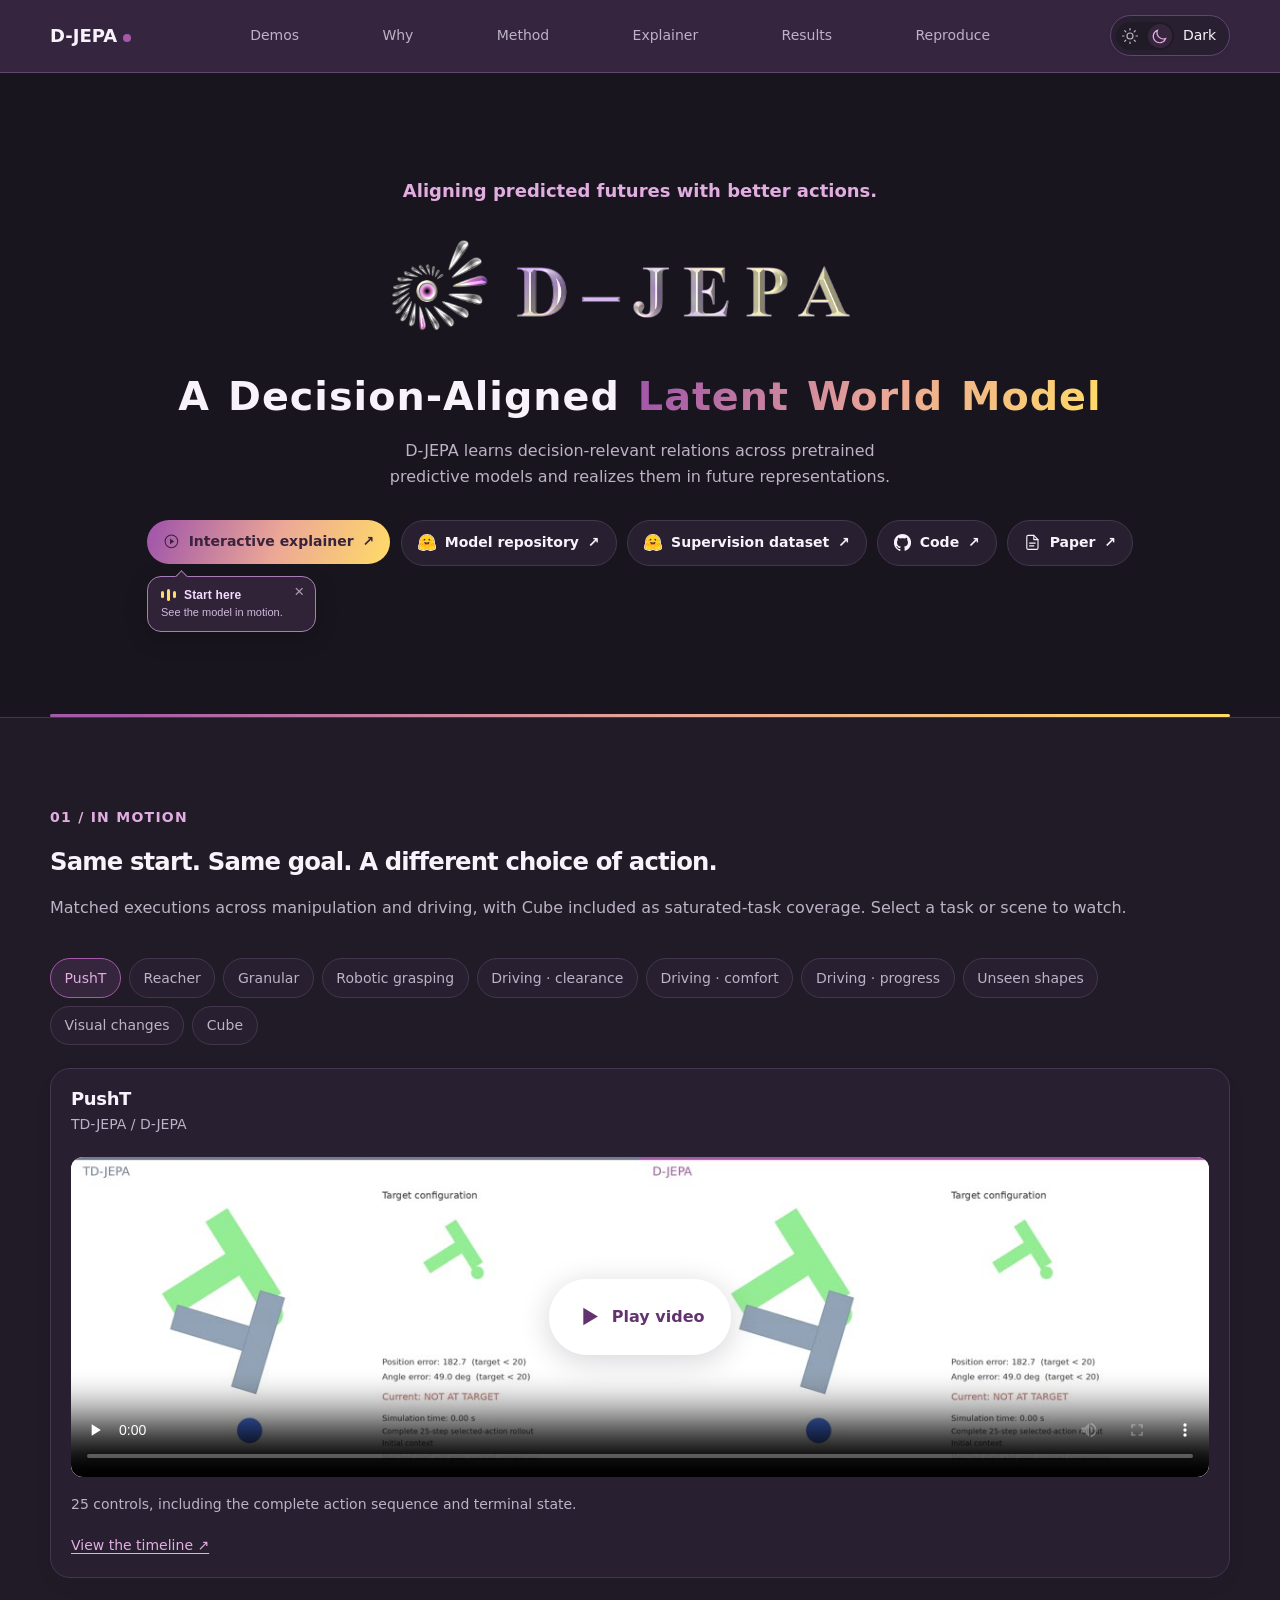
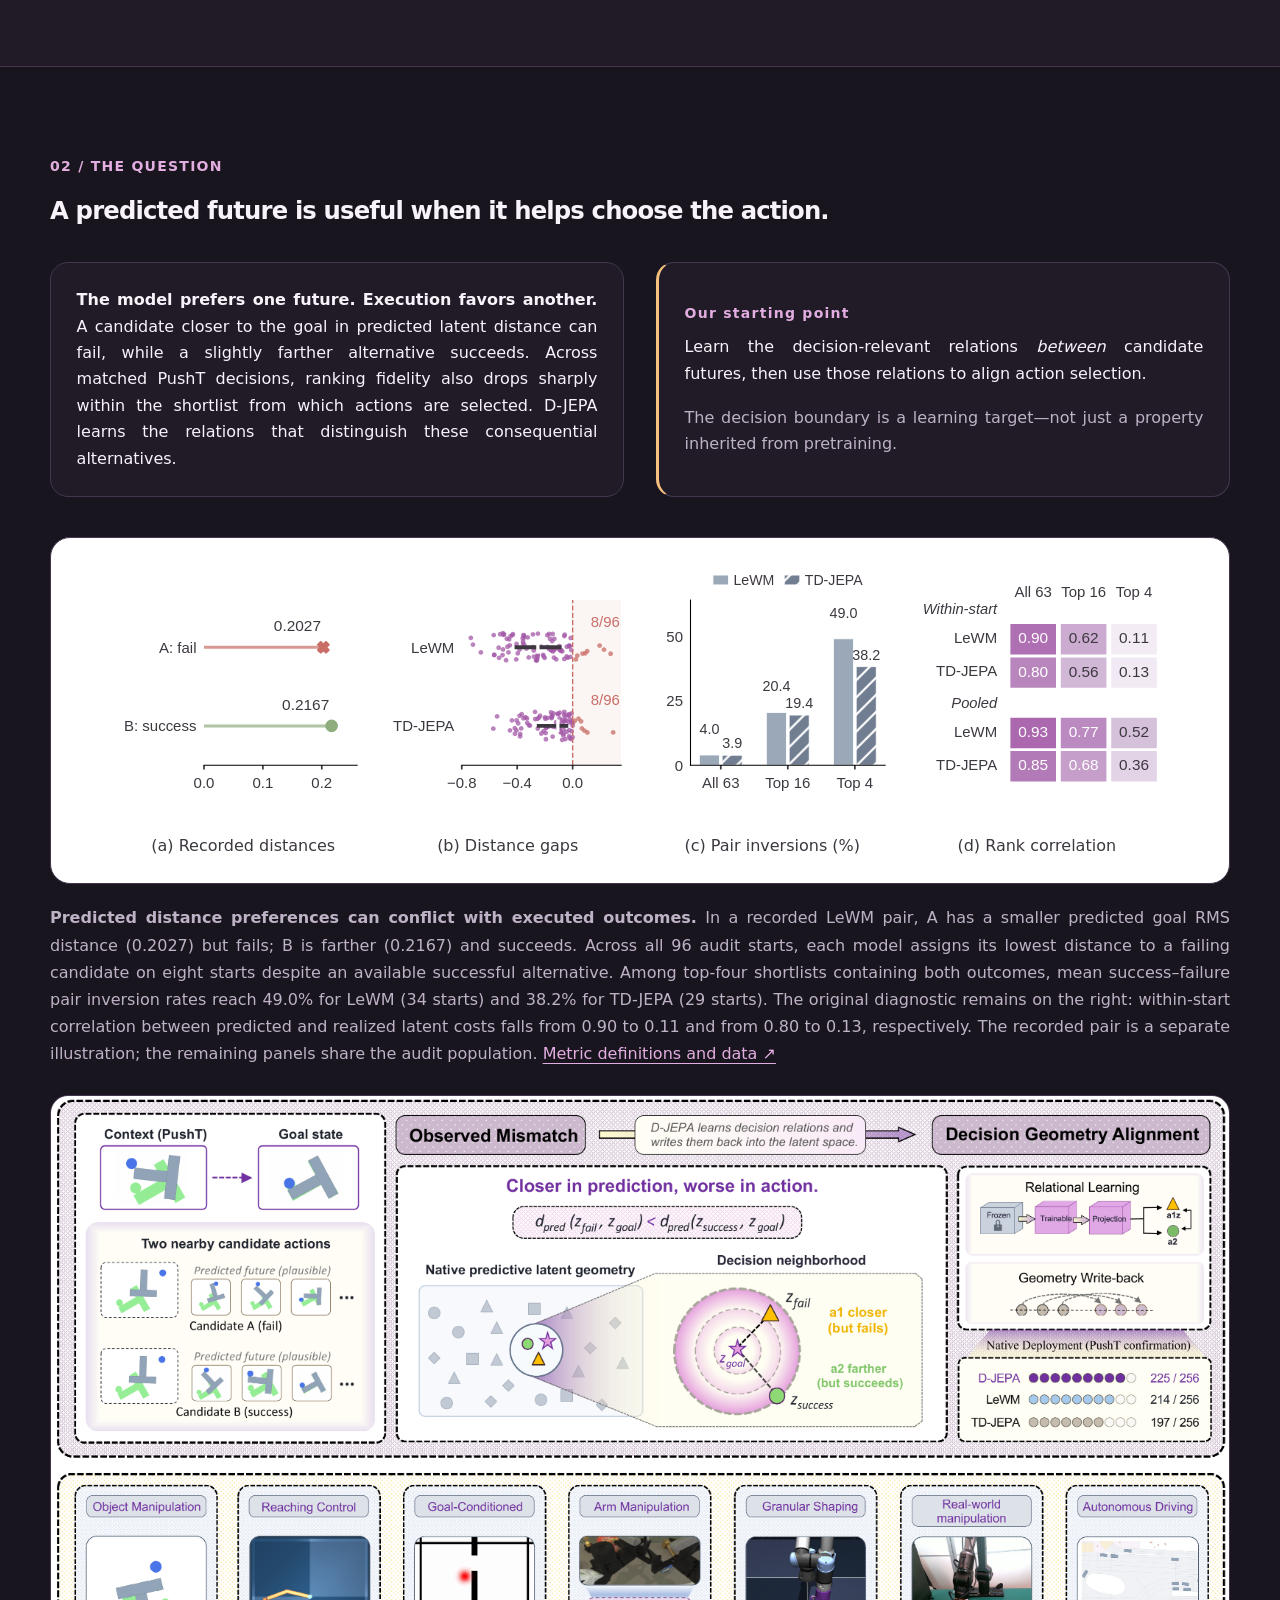
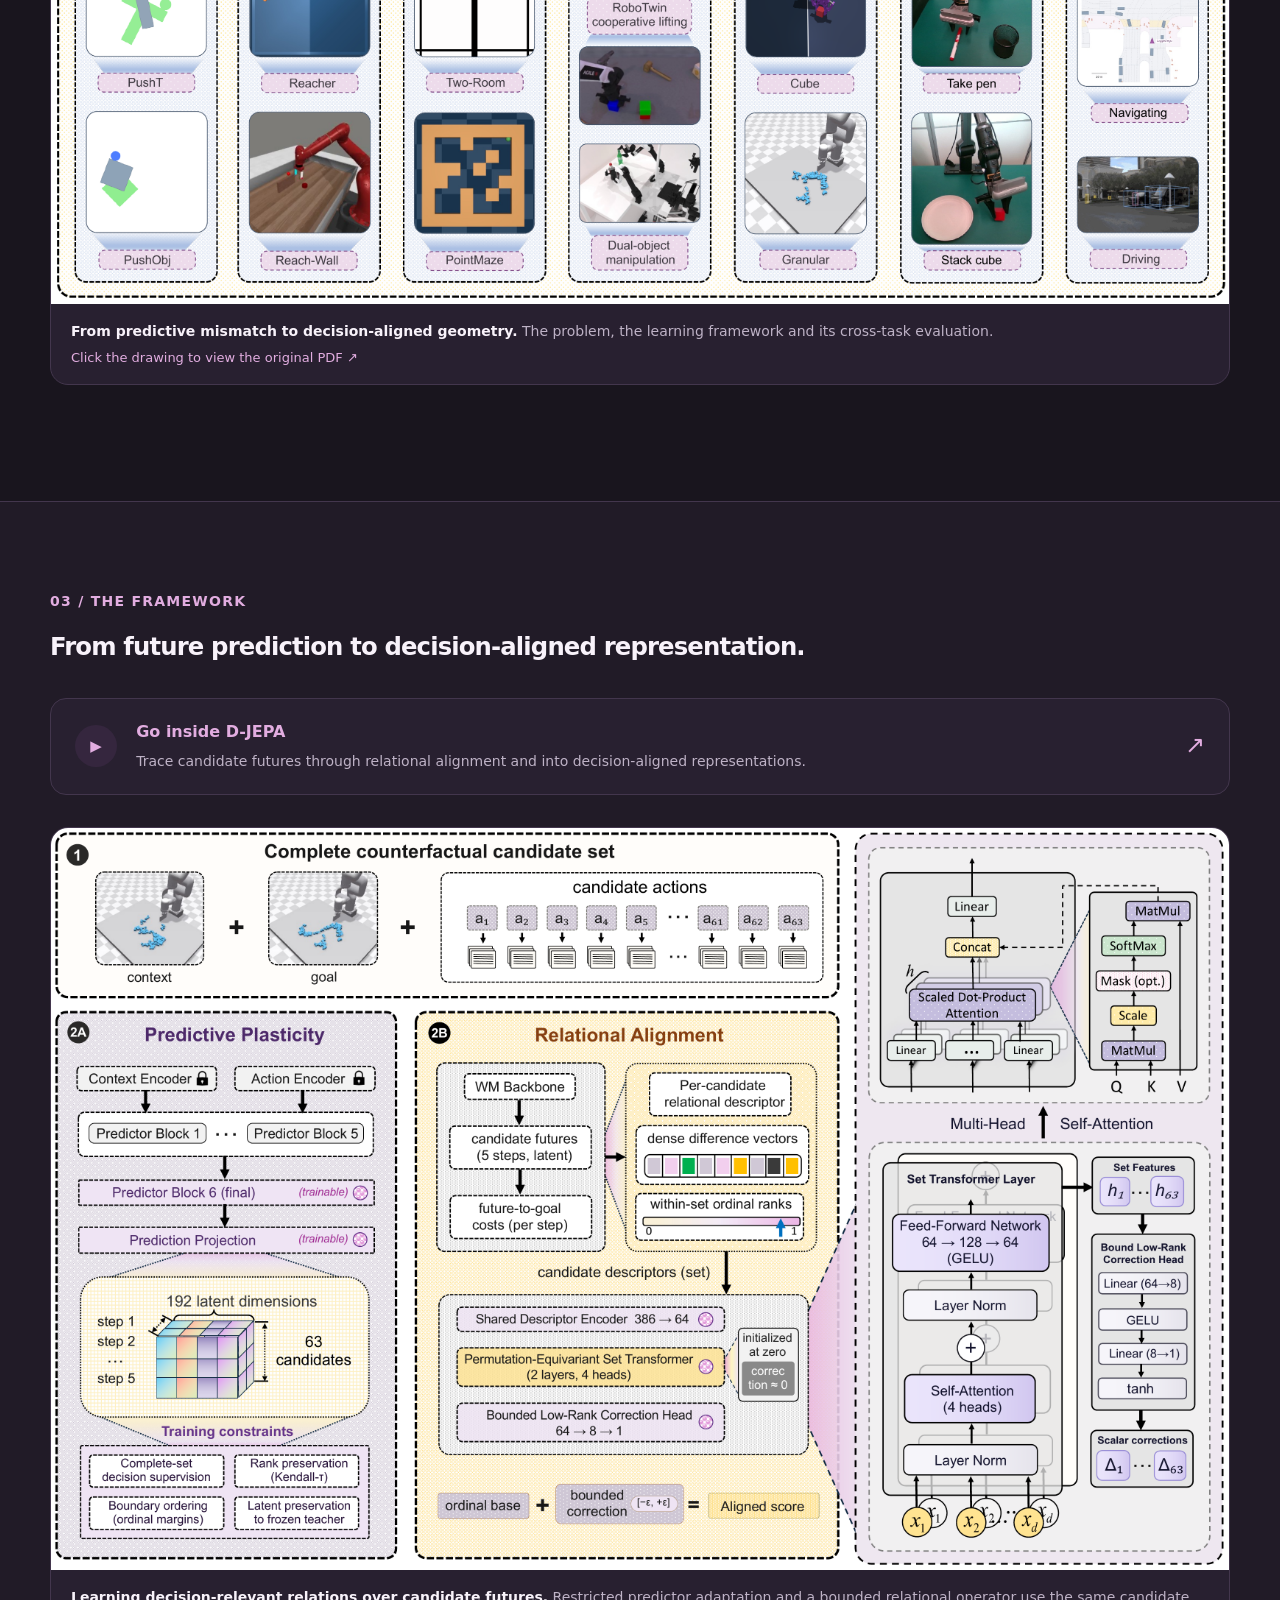
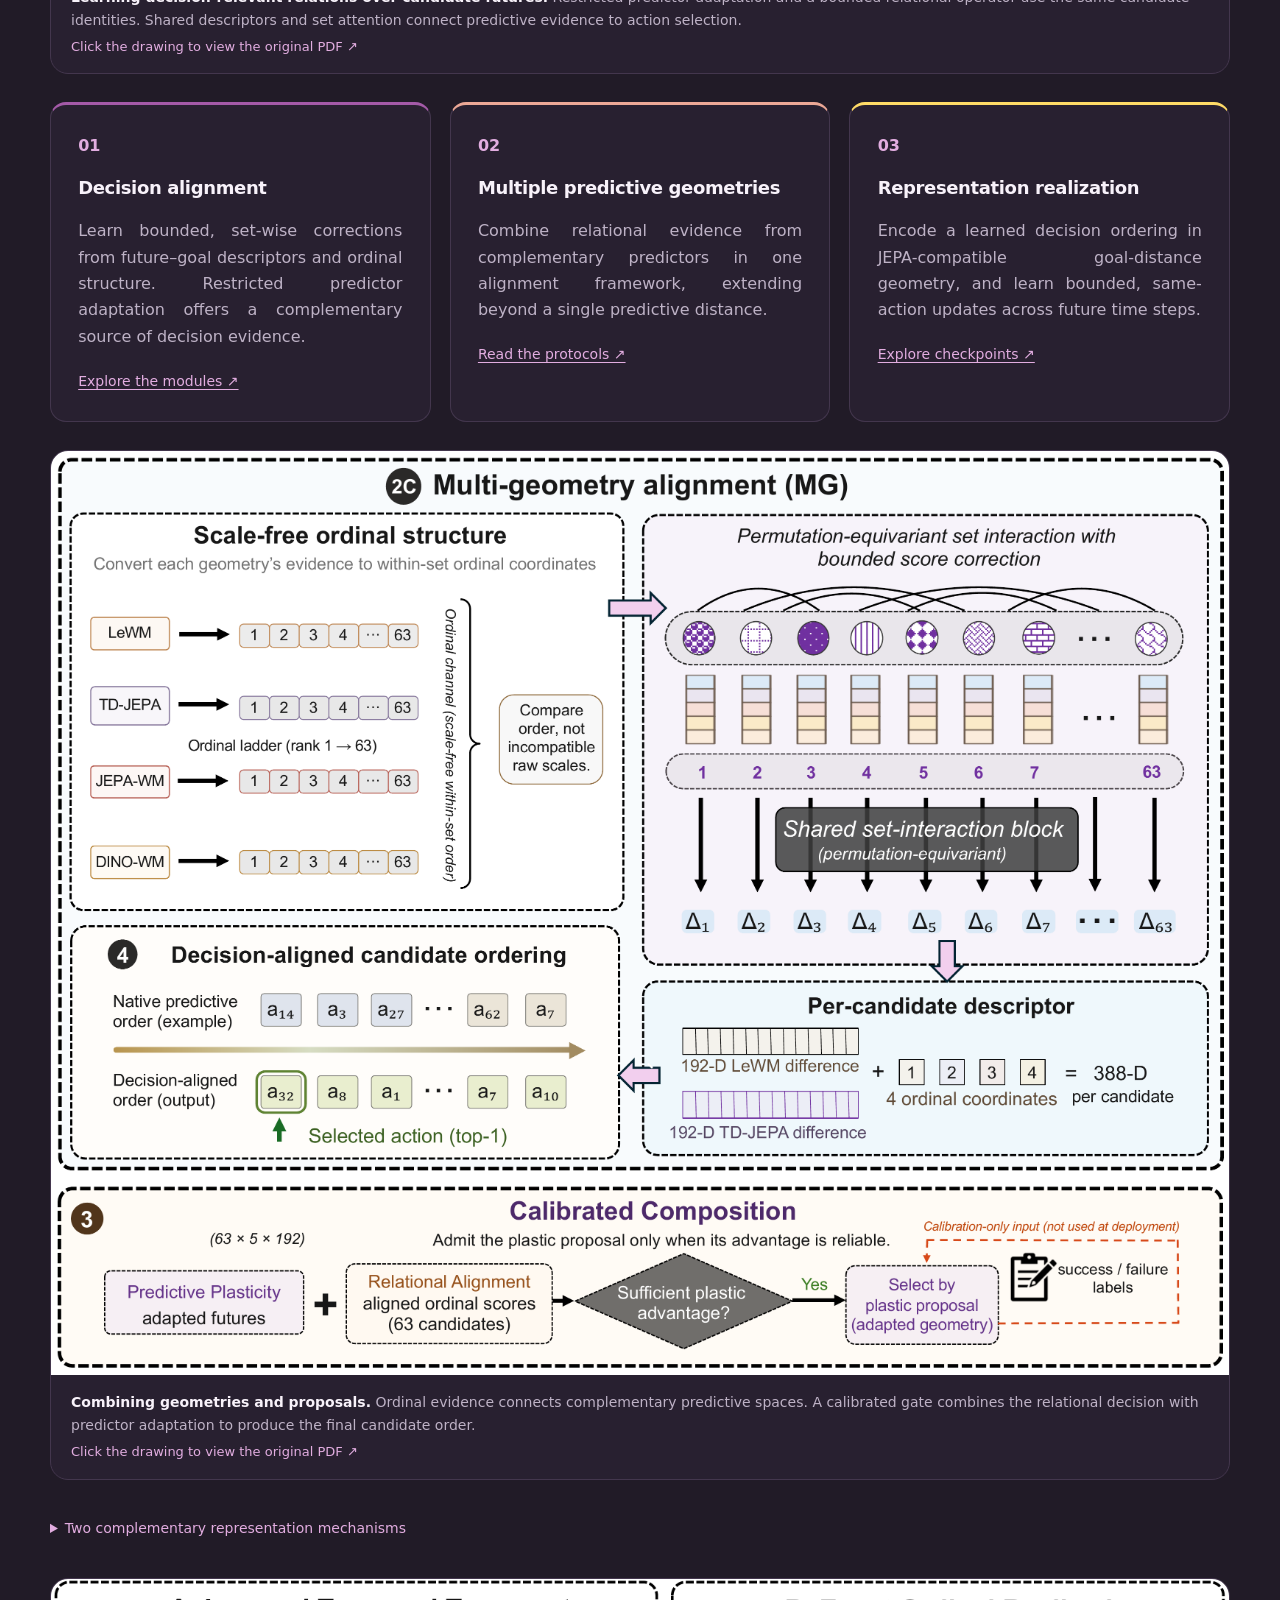
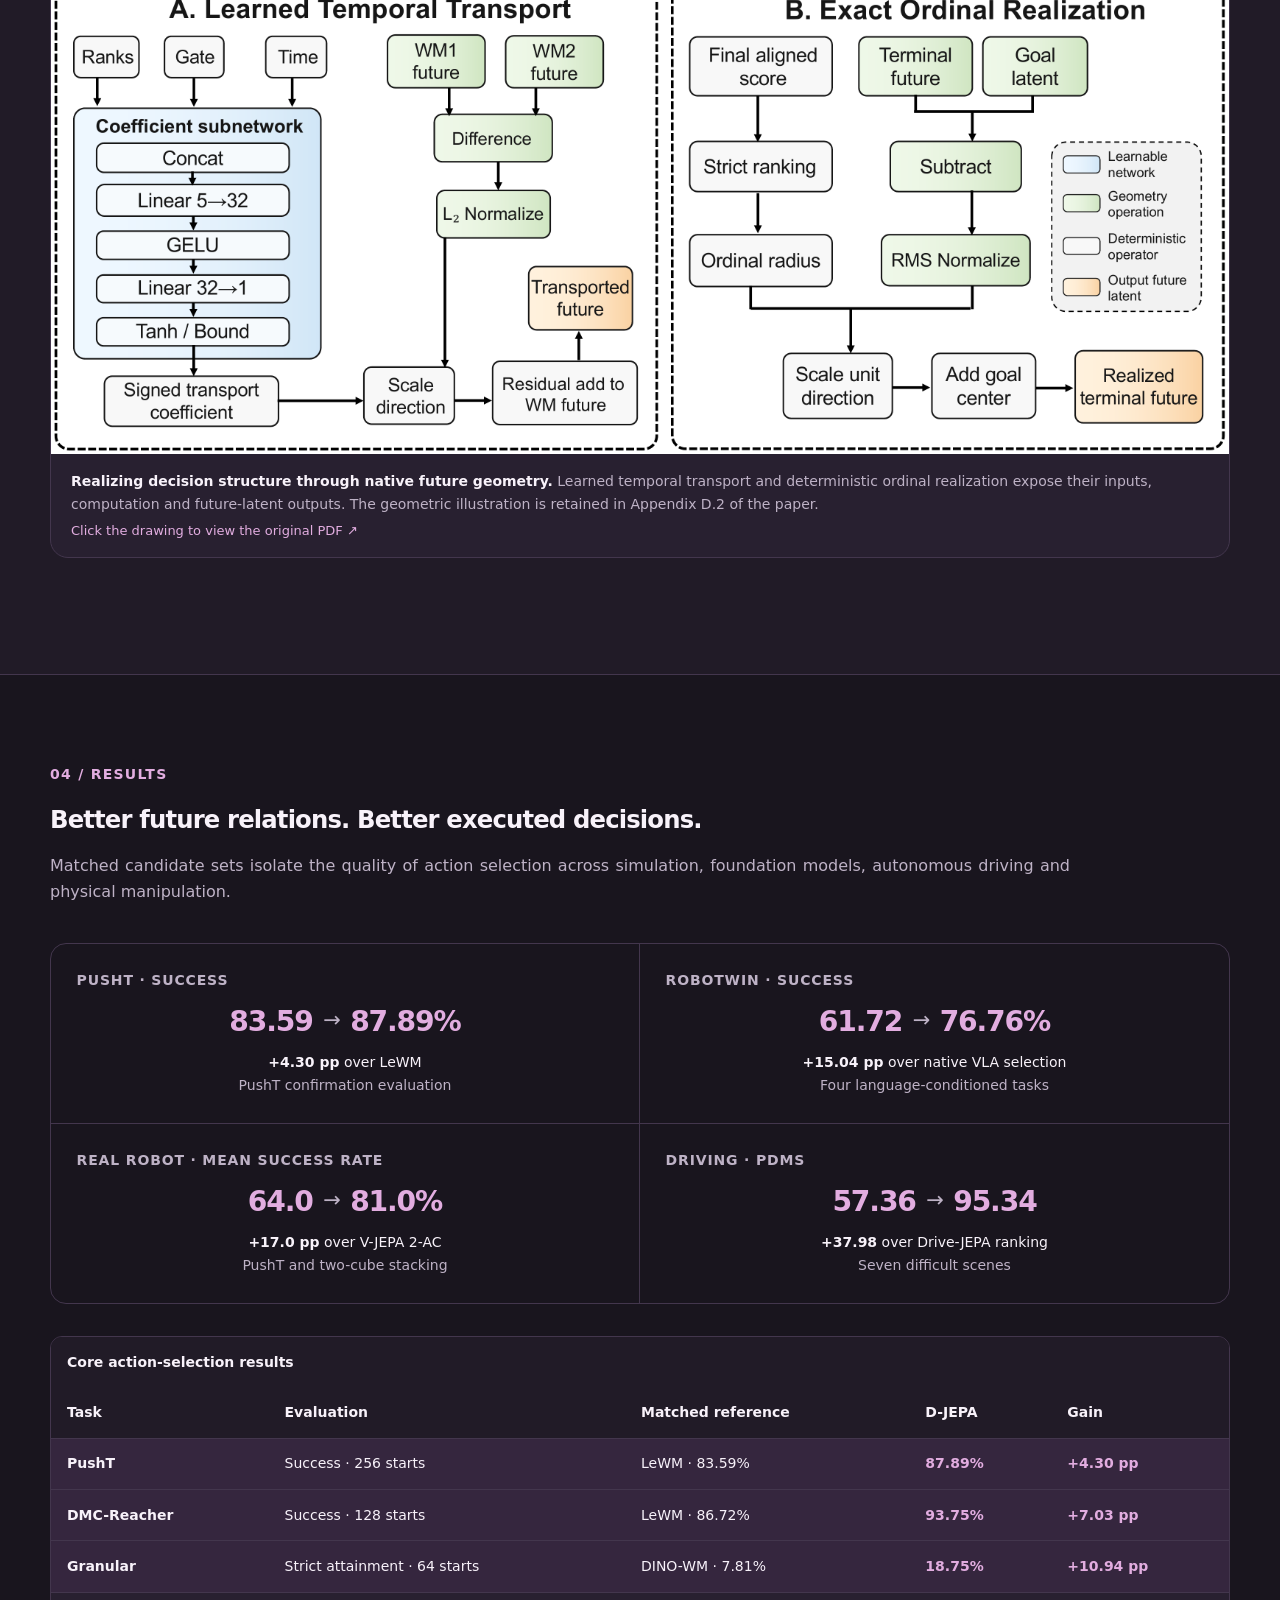
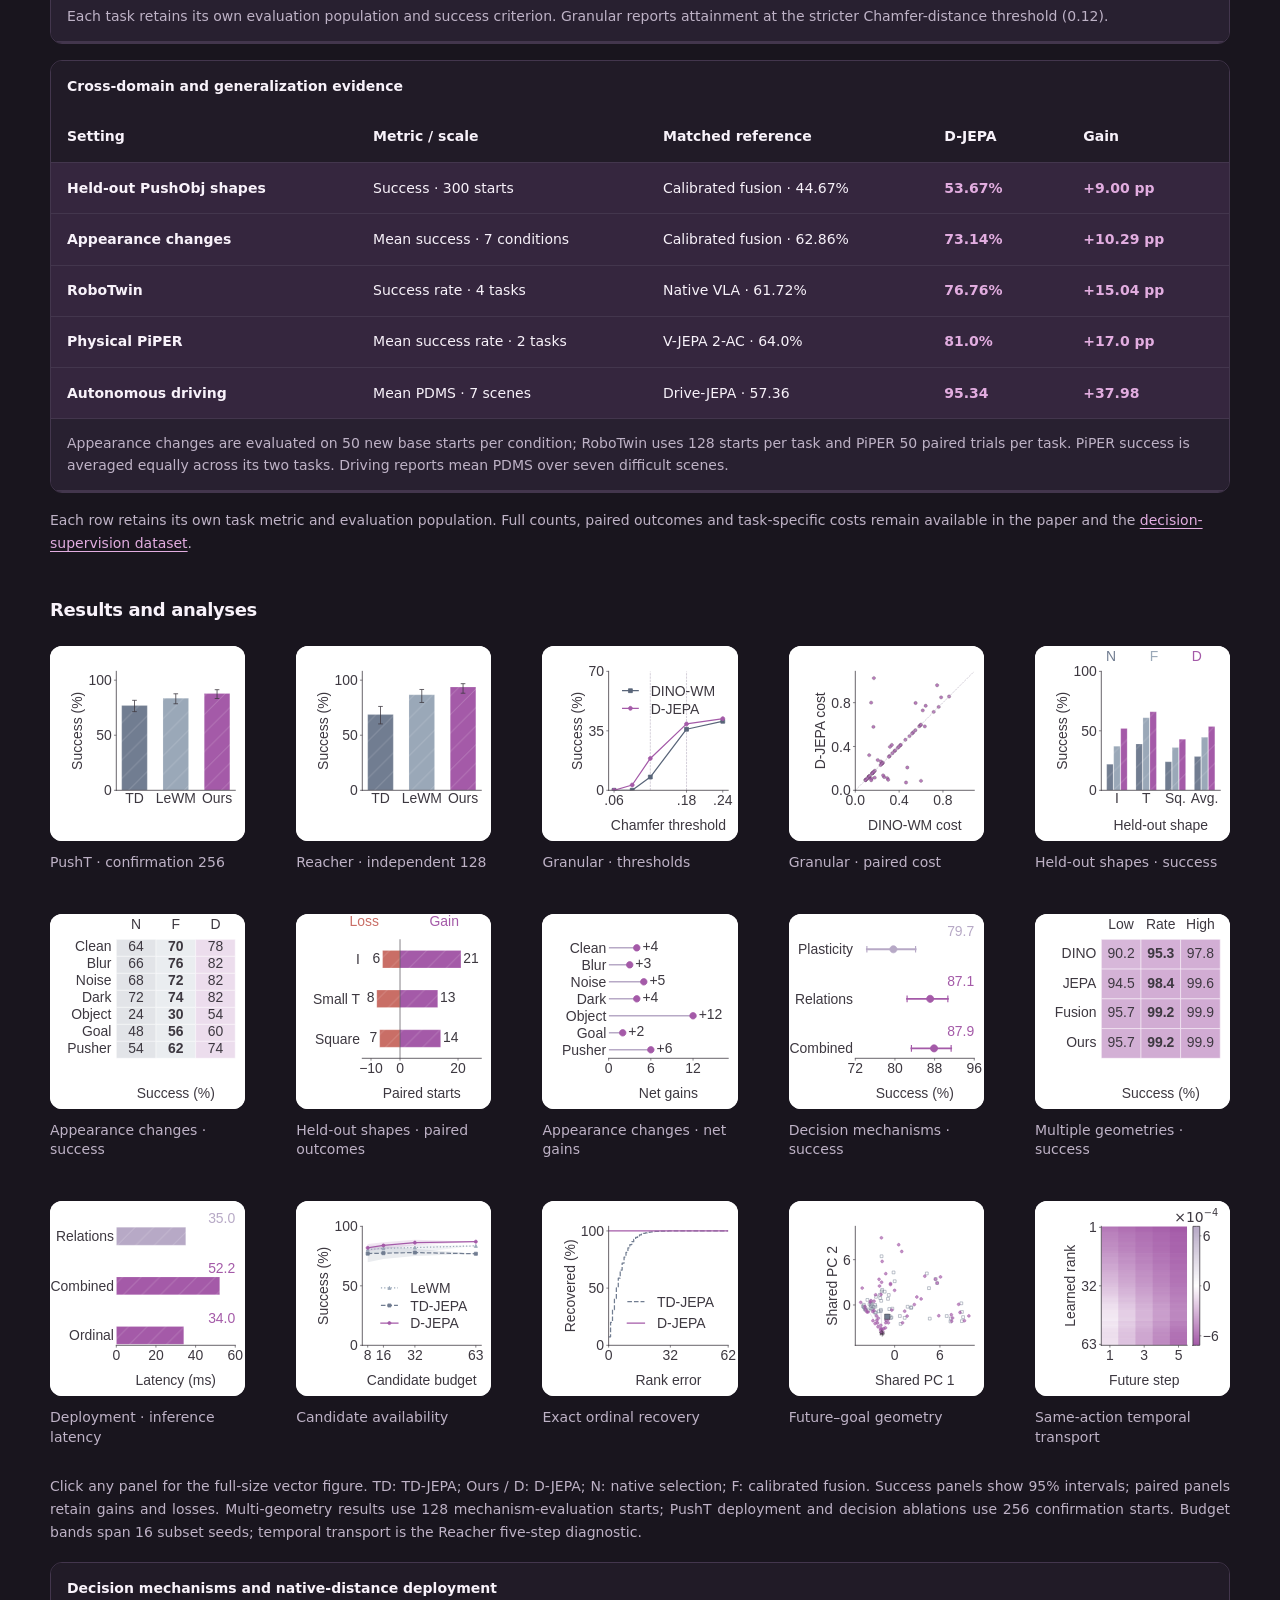
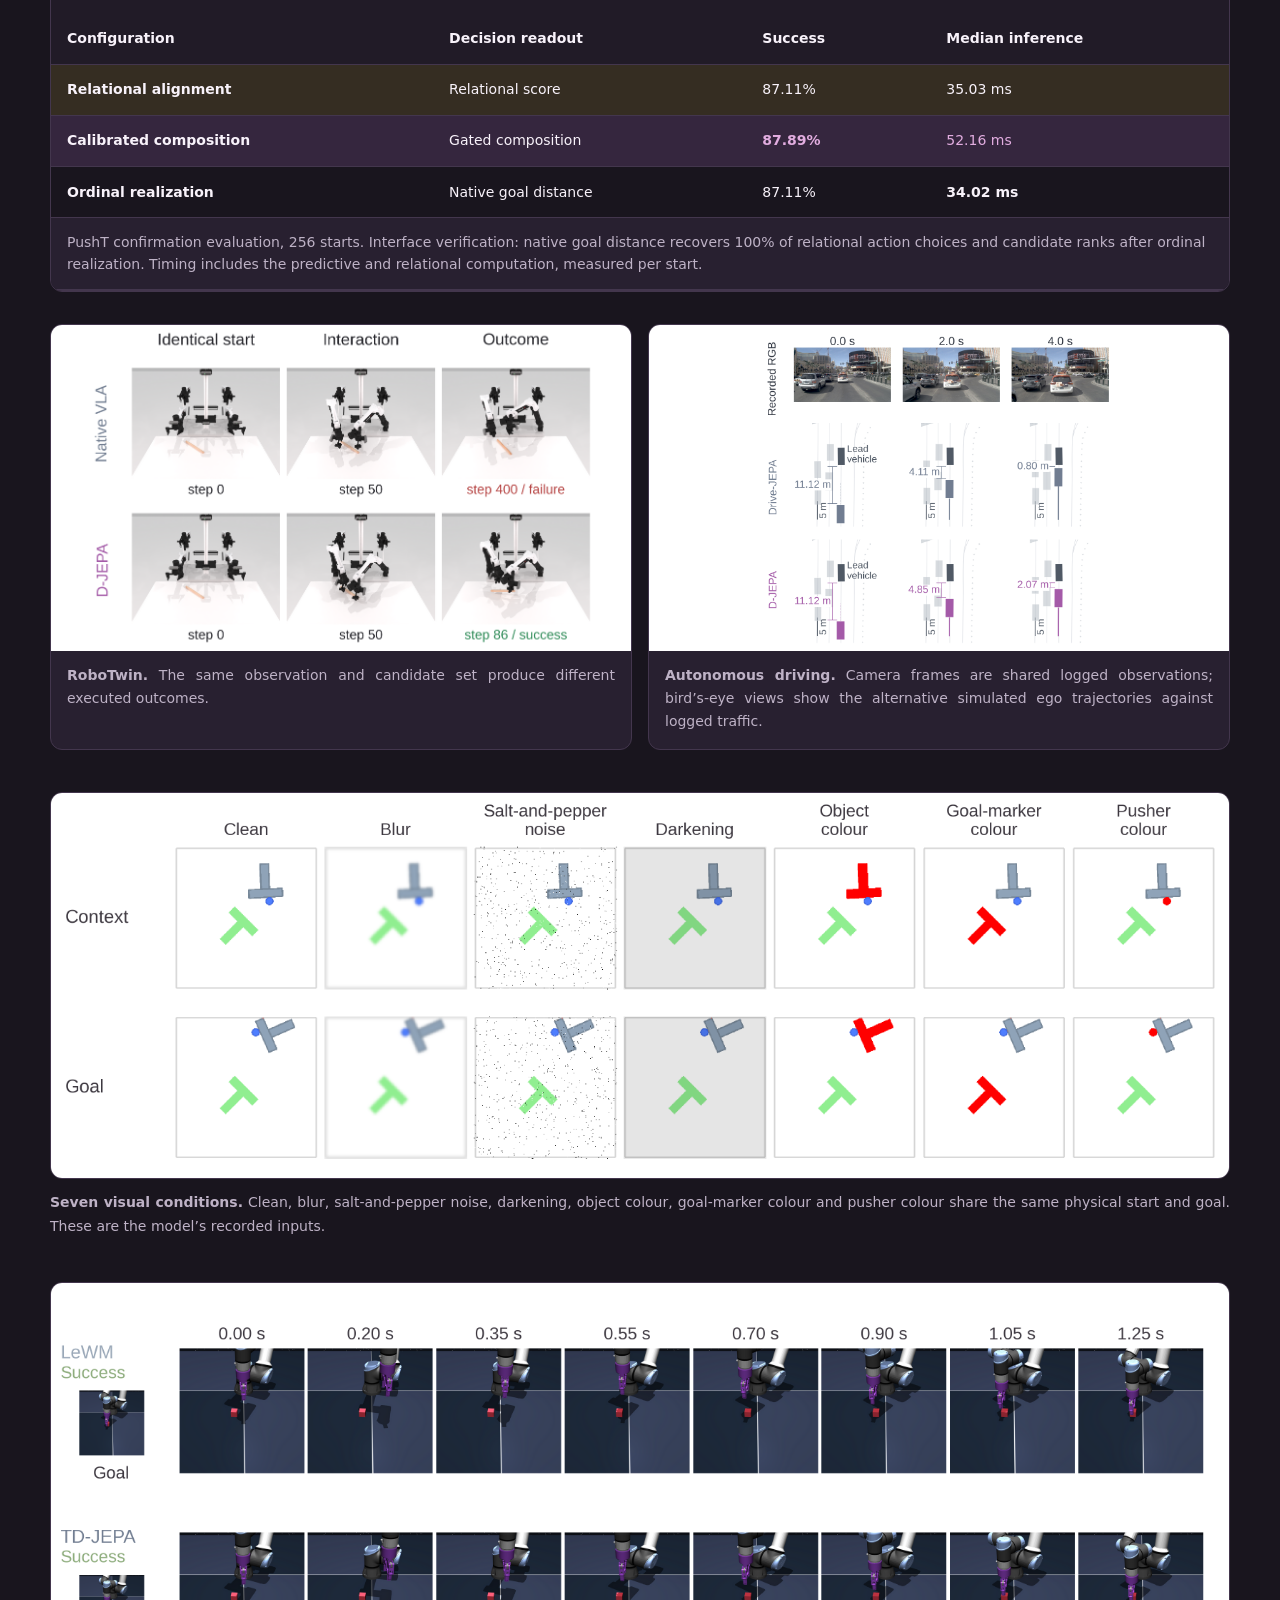
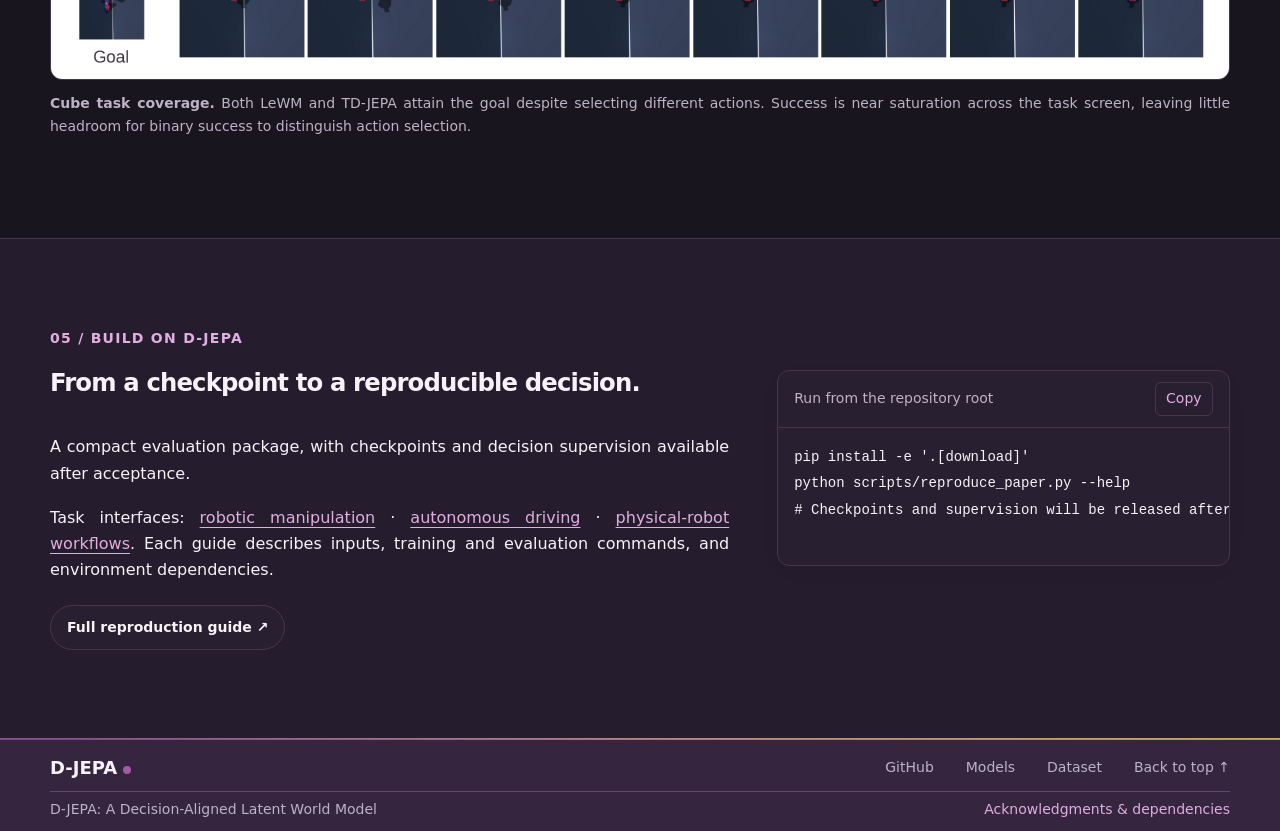
<file: docs/index.html>
<!DOCTYPE html>
<html lang="en" data-theme="dark">
<head>
  <meta charset="utf-8">
  <meta name="viewport" content="width=device-width, initial-scale=1">
  <meta name="description" content="D-JEPA learns decision-relevant structure from predicted futures, aligns multiple predictive geometries, and expresses decision structure in JEPA-compatible representations.">
  <meta name="theme-color" content="#A45AA8">
  <meta property="og:title" content="D-JEPA: A Decision-Aligned Latent World Model">
  <meta property="og:description" content="From predictive geometry to better action selection. Explore the method, completed experiments, checkpoints and decision supervision.">
  <meta property="og:type" content="website">
  <meta property="og:image" content="static/images/branding/jepa-full-logo-light.svg">
  <meta name="twitter:card" content="summary_large_image">
  <link rel="canonical" href="https://anonymous-for-sub.github.io/D-JEPA">
  <link rel="icon" type="image/svg+xml" href="static/images/branding/jepa-icon-dark.svg" id="site-icon">
  <link rel="stylesheet" href="static/css/site.css">
  <link rel="stylesheet" href="static/css/tour-guide.css">
  <script defer src="static/js/tour-guide.js"></script>
  <title>D-JEPA: A Decision-Aligned Latent World Model</title>
  <script>
    try {
      const saved = localStorage.getItem('djepa-theme');
      document.documentElement.dataset.theme = saved === 'light' ? 'light' : 'dark';
    } catch (_) { document.documentElement.dataset.theme = 'dark'; }
  </script>
  <script defer src="static/js/site.js"></script>
  <link rel="stylesheet" href="static/css/site-dialogs.css">
  <script defer src="static/js/site-dialogs.js"></script>
  <script type="application/ld+json">{"@context":"https://schema.org","@type":"ScholarlyArticle","name":"D-JEPA: A Decision-Aligned Latent World Model","url":"https://anonymous-for-sub.github.io/D-JEPA","codeRepository":"https://github.com/Anonymous-for-Sub/D-JEPA","description":"D-JEPA learns decision-relevant relations among predicted futures and realizes them in JEPA-compatible representations."}</script>
  <link rel="stylesheet" href="static/css/mobile-portrait.css" media="(max-width: 767px) and (orientation: portrait) and (hover: none) and (pointer: coarse)">
</head>
<body>
  <a class="skip-link" href="#main">Skip to content</a>
  <header class="topbar">
    <a class="wordmark" href="#home" aria-label="D-JEPA home">D-JEPA<span class="brand-dot"></span></a>
    <nav aria-label="Sections"><a href="#demonstrations">Demos</a><a href="#problem">Why</a><a href="#method">Method</a><a href="explainer.html">Explainer</a><a href="#results">Results</a><a href="#reproduce">Reproduce</a></nav>
    <button id="theme-toggle" type="button" aria-label="Switch to light mode" aria-pressed="true"><span class="theme-track" aria-hidden="true"><svg class="theme-sun" viewBox="0 0 24 24"><circle cx="12" cy="12" r="4"/><path d="M12 2v2m0 16v2M2 12h2m16 0h2M5 5l1.5 1.5m11 11L19 19M5 19l1.5-1.5m11-11L19 5"/></svg><svg class="theme-moon" viewBox="0 0 24 24"><path d="M19.5 15.4A8.5 8.5 0 0 1 8.6 4.5a8.5 8.5 0 1 0 10.9 10.9Z"/></svg></span><span class="theme-label">Dark</span></button>
  </header>
  <main id="main">
    <section class="hero container" id="home">
      <p class="hero-statement">Aligning predicted futures with better actions.</p>
      <div class="hero-logo">
        <img class="logo-light" src="static/images/branding/d-jepa-full-logo2-light.svg" width="3011" height="651" alt="D-JEPA">
        <img class="logo-dark" src="static/images/branding/d-jepa-full-logo2-dark.svg" width="3025" height="651" alt="D-JEPA">
      </div>
      <h1>A Decision-Aligned <span class="gradient-text">Latent World Model</span></h1>
      <p class="hero-description"><span>D-JEPA learns decision-relevant relations across pretrained</span> <span>predictive models and realizes them in future representations.</span></p>
      <div class="resource-links">
        <div class="guide-anchor guide-anchor--entry">
          <a id="interactive-explainer" class="button primary" href="explainer.html"><svg class="button-icon" viewBox="0 0 24 24" fill="none" stroke="currentColor" stroke-width="1.5" aria-hidden="true"><circle cx="12" cy="12" r="9"/><path d="m10 8 6 4-6 4Z" fill="currentColor" stroke="none"/></svg>Interactive explainer <span aria-hidden="true">↗</span></a>
          <div class="tour-guide tour-guide--entry" data-tour-guide data-guide-target="interactive-explainer" hidden>
            <span class="guide-heading"><span class="guide-signal" aria-hidden="true"><i></i><i></i><i></i></span>Start here</span>
            <span class="guide-copy">See the model in motion.</span>
            <button class="guide-dismiss" data-guide-dismiss type="button" aria-label="Dismiss explainer hint">×</button>
          </div>
        </div>
        <a class="button" href="#release-availability" data-release-notice><img class="button-icon huggingface-icon" src="static/images/icons/huggingface.svg" alt="" aria-hidden="true">Model repository <span aria-hidden="true">↗</span></a>
        <a class="button" href="#release-availability" data-release-notice><img class="button-icon huggingface-icon" src="static/images/icons/huggingface.svg" alt="" aria-hidden="true">Supervision dataset <span aria-hidden="true">↗</span></a>
        <a class="button" href="https://github.com/Anonymous-for-Sub/D-JEPA"><span class="button-icon mask-icon github-icon" aria-hidden="true"></span>Code <span aria-hidden="true">↗</span></a>
        <a class="button" href="static/paper/D-JEPA.pdf" title="Read the anonymous paper (PDF)"><svg class="button-icon" viewBox="0 0 24 24" fill="none" stroke="currentColor" stroke-width="1.6" stroke-linecap="round" stroke-linejoin="round" aria-hidden="true"><path d="M14 2H6a2 2 0 0 0-2 2v16a2 2 0 0 0 2 2h12a2 2 0 0 0 2-2V8Z"/><path d="M14 2v6h6M8 13h8M8 17h6"/></svg>Paper <span aria-hidden="true">↗</span></a>
      </div>
      <span id="release-availability" hidden></span>
      <div class="hero-rule" aria-hidden="true"></div>
    </section>

    <section class="section tinted" id="demonstrations">
      <div class="container">
        <div class="section-heading"><span class="section-number">01 / IN MOTION</span><h2>Same start. Same goal. A different choice of action.</h2><p>Matched executions across manipulation and driving, with Cube included as saturated-task coverage. Select a task or scene to watch.</p></div>
        <div class="demo-tabs" role="tablist" aria-label="Choose an execution comparison">
          <button type="button" id="tab-pusht" role="tab" data-demo="pusht" aria-controls="demo-pusht" aria-selected="true" tabindex="0">PushT</button>
          <button type="button" id="tab-reacher" role="tab" data-demo="reacher" aria-controls="demo-reacher" aria-selected="false" tabindex="-1">Reacher</button>
          <button type="button" id="tab-granular" role="tab" data-demo="granular" aria-controls="demo-granular" aria-selected="false" tabindex="-1">Granular</button>
          <button type="button" id="tab-robotwin" role="tab" data-demo="robotwin" aria-controls="demo-robotwin" aria-selected="false" tabindex="-1">Robotic grasping</button>
          <button type="button" id="tab-driving" role="tab" data-demo="driving" aria-controls="demo-driving" aria-selected="false" tabindex="-1">Driving · clearance</button>
          <button type="button" id="tab-driving-comfort" role="tab" data-demo="driving-comfort" aria-controls="demo-driving-comfort" aria-selected="false" tabindex="-1">Driving · comfort</button>
          <button type="button" id="tab-driving-progress" role="tab" data-demo="driving-progress" aria-controls="demo-driving-progress" aria-selected="false" tabindex="-1">Driving · progress</button>
          <button type="button" id="tab-shape" role="tab" data-demo="shape" aria-controls="demo-shape" aria-selected="false" tabindex="-1">Unseen shapes</button>
          <button type="button" id="tab-appearance" role="tab" data-demo="appearance" aria-controls="demo-appearance" aria-selected="false" tabindex="-1">Visual changes</button>
          <button type="button" id="tab-cube" role="tab" data-demo="cube" aria-controls="demo-cube" aria-selected="false" tabindex="-1">Cube</button>
        </div>
        <div class="demo-grid">
          <article class="demo-panel" id="demo-pusht">
            <div class="demo-heading"><h3>PushT</h3><span>TD-JEPA / D-JEPA</span></div>
            <video controls playsinline preload="none" poster="static/images/poster-pusht.jpg" aria-label="PushT matched execution comparison"><source src="static/videos/pusht.mp4" type="video/mp4">Your browser does not support embedded video.</video>
            <p class="small">25 controls, including the complete action sequence and terminal state.</p>
            <a href="static/images/pusht-timeline.png">View the timeline ↗</a>
          </article>
          <article class="demo-panel" id="demo-reacher">
            <div class="demo-heading"><h3>Reacher</h3><span>TD-JEPA / D-JEPA</span></div>
            <video controls playsinline preload="none" poster="static/images/poster-reacher.jpg" aria-label="Reacher matched execution comparison"><source src="static/videos/reacher.mp4" type="video/mp4">Your browser does not support embedded video.</video>
            <p class="small">25 controls. The target specifies the final joint configuration.</p>
            <a href="static/images/reacher-timeline.png">View the timeline ↗</a>
          </article>
          <article class="demo-panel" id="demo-granular">
            <div class="demo-heading"><h3>Granular manipulation</h3><span>DINO-WM / D-JEPA</span></div>
            <video controls playsinline preload="none" poster="static/images/poster-granular.jpg" aria-label="Granular manipulation matched execution comparison"><source src="static/videos/granular.mp4" type="video/mp4">Your browser does not support embedded video.</video>
            <p class="small">Five actions with settling steps, showing the evolving particle distribution.</p>
            <a href="static/images/granular-timeline.png">View the timeline ↗</a>
          </article>
          <article class="demo-panel" id="demo-robotwin">
            <div class="demo-heading"><h3>Bimanual grasping</h3><span>Native VLA / D-JEPA</span></div>
            <video controls playsinline preload="none" poster="static/images/poster-robotwin.jpg" aria-label="Bimanual grasping matched execution comparison"><source src="static/videos/robotwin.mp4" type="video/mp4">Your browser does not support embedded video.</video>
            <p class="small">Matched initial state, complete recorded sequences at 2× playback. The aligned execution stops on success; its final frame is held while the native sequence continues.</p>
            <a href="static/images/foundation_robotwin.png">View the timeline ↗</a>
          </article>
          <article class="demo-panel" id="demo-driving">
            <div class="demo-heading"><h3>Autonomous driving</h3><span>Drive-JEPA / D-JEPA</span></div>
            <video controls playsinline preload="none" poster="static/images/poster-driving.jpg" aria-label="Autonomous driving matched execution comparison"><source src="static/videos/driving.mp4" type="video/mp4">Your browser does not support embedded video.</video>
            <p class="small">Recorded camera context and simulated candidate trajectories, synchronized over four seconds.</p>
            <a href="static/images/foundation_driving.png">View the timeline ↗</a>
          </article>
          <article class="demo-panel" id="demo-shape">
            <div class="demo-heading"><h3>Unseen object geometry</h3><span>Native / Fusion / D-JEPA</span></div>
            <video controls playsinline preload="none" poster="static/images/poster-shape.jpg" aria-label="Unseen object geometry matched execution comparison"><source src="static/videos/shape.mp4" type="video/mp4">Your browser does not support embedded video.</video>
            <p class="small">An unseen I-shaped object, with the same goal and action candidates.</p>
            <a href="static/images/shape-timeline.png">View the timeline ↗</a>
          </article>
          <article class="demo-panel" id="demo-appearance">
            <div class="demo-heading"><h3>Changed object appearance</h3><span>Native / Fusion / D-JEPA</span></div>
            <video controls playsinline preload="none" poster="static/images/poster-appearance.jpg" aria-label="Changed object appearance matched execution comparison"><source src="static/videos/appearance.mp4" type="video/mp4">Your browser does not support embedded video.</video>
            <p class="small">Object-colour change after task-local fitting, evaluated on a fresh start.</p>
            <a href="static/images/appearance-timeline.png">View the timeline ↗</a>
          </article>
          <article class="demo-panel" id="demo-driving-comfort">
            <div class="demo-heading"><h3>Driving · turning comfort</h3><span>Drive-JEPA / D-JEPA</span></div>
            <video controls playsinline preload="none" poster="static/images/poster-driving-comfort.jpg" aria-label="Driving · turning comfort execution comparison"><source src="static/videos/driving-comfort.mp4" type="video/mp4">Your browser does not support embedded video.</video>
            <p class="small">The appendix turning case: D-JEPA satisfies the comfort criterion; both candidates satisfy the collision and TTC criteria.</p><a href="static/images/driving-comfort-timeline.png">View the timeline ↗</a>
          </article>
          <article class="demo-panel" id="demo-driving-progress">
            <div class="demo-heading"><h3>Driving · progress</h3><span>Drive-JEPA / D-JEPA</span></div>
            <video controls playsinline preload="none" poster="static/images/poster-driving-progress.jpg" aria-label="Driving · progress execution comparison"><source src="static/videos/driving-progress.mp4" type="video/mp4">Your browser does not support embedded video.</video>
            <p class="small">The appendix progress case: D-JEPA travels farther through the same traffic scene. Logged camera context accompanies paired simulated trajectories.</p><a href="static/images/driving-progress-timeline.png">View the timeline ↗</a>
          </article>
          <article class="demo-panel" id="demo-cube">
            <div class="demo-heading"><h3>Cube · task coverage</h3><span>LeWM / TD-JEPA</span></div>
            <video controls playsinline preload="none" poster="static/images/poster-cube.jpg" aria-label="Cube · task coverage execution comparison"><source src="static/videos/cube.mp4" type="video/mp4">Your browser does not support embedded video.</video>
            <p class="small">Both predictive baselines succeed. This saturated-task example documents coverage; it is not a D-JEPA comparison.</p><a href="static/images/cube_task_coverage.png">View the timeline ↗</a>
          </article>
        </div>
      </div>
    </section>

    <section class="container section" id="problem">
      <div class="section-heading"><span class="section-number">02 / THE QUESTION</span><h2>A predicted future is useful when it helps choose the action.</h2></div>
      <div class="problem-grid">
        <div class="problem-copy"><p><strong>The model prefers one future. Execution favors another.</strong> A candidate closer to the goal in predicted latent distance can fail, while a slightly farther alternative succeeds. Across matched PushT decisions, ranking fidelity also drops sharply within the shortlist from which actions are selected. D-JEPA learns the relations that distinguish these consequential alternatives.</p></div>
        <div class="insight"><span class="eyebrow">Our starting point</span><p>Learn the decision-relevant relations <em>between</em> candidate futures, then use those relations to align action selection.</p><p class="small">The decision boundary is a learning target—not just a property inherited from pretraining.</p></div>
      </div>
      <figure class="diagnostic-evidence diagnostic-evidence--wide"><div class="diagnostic-plot-frame"><div class="diagnostic-panel-grid"><figure class="diagnostic-panel"><a href="static/images/decision_local_ranking_a.svg"><img src="static/images/decision_local_ranking_a.svg" width="720" height="743" loading="lazy" alt="Recorded LeWM distances for a failing and a successful candidate"></a><figcaption>(a) Recorded distances</figcaption></figure><figure class="diagnostic-panel"><a href="static/images/decision_local_ranking_b.svg"><img src="static/images/decision_local_ranking_b.svg" width="720" height="743" loading="lazy" alt="Normalized success–failure distance gaps across 96 starts"></a><figcaption>(b) Distance gaps</figcaption></figure><figure class="diagnostic-panel"><a href="static/images/decision_local_ranking_c.svg"><img src="static/images/decision_local_ranking_c.svg" width="720" height="743" loading="lazy" alt="Success–failure pair inversion rates by shortlist size"></a><figcaption>(c) Pair inversions (%)</figcaption></figure><figure class="diagnostic-panel"><a href="static/images/decision_local_ranking_d.svg"><img src="static/images/decision_local_ranking_d.svg" width="720" height="743" loading="lazy" alt="Predicted–realized latent-cost rank correlations"></a><figcaption>(d) Rank correlation</figcaption></figure></div></div><figcaption><b>Predicted distance preferences can conflict with executed outcomes.</b> In a recorded LeWM pair, A has a smaller predicted goal RMS distance (0.2027) but fails; B is farther (0.2167) and succeeds. Across all 96 audit starts, each model assigns its lowest distance to a failing candidate on eight starts despite an available successful alternative. Among top-four shortlists containing both outcomes, mean success–failure pair inversion rates reach 49.0% for LeWM (34 starts) and 38.2% for TD-JEPA (29 starts). The original diagnostic remains on the right: within-start correlation between predicted and realized latent costs falls from 0.90 to 0.11 and from 0.80 to 0.13, respectively. The recorded pair is a separate illustration; the remaining panels share the audit population. <a href="static/data/decision_local_ranking.json">Metric definitions and data ↗</a></figcaption></figure>
      <figure class="paper-artwork" data-figure="overview">
        <a href="static/images/paper-artwork/overview.pdf" target="_blank" rel="noopener" aria-label="Open the overview as an original PDF"><img src="static/images/paper-artwork/overview.webp" width="3200" height="2193" loading="lazy" alt="D-JEPA overview: predicted goal distance can favor a failing action; relational learning and geometry write-back align decisions across physical tasks."></a>
        <figcaption><strong>From predictive mismatch to decision-aligned geometry.</strong> The problem, the learning framework and its cross-task evaluation. <span>Click the drawing to view the original PDF ↗</span></figcaption>
      </figure>
    </section>

    <section class="section tinted" id="method">
      <div class="container">
        <div class="section-heading"><span class="section-number">03 / THE FRAMEWORK</span><h2>From future prediction to decision-aligned representation.</h2></div>
        <a class="explainer-entry" href="explainer.html"><span class="explainer-entry-play" aria-hidden="true">▶</span><span><strong>Go inside D-JEPA</strong><span>Trace candidate futures through relational alignment and into decision-aligned representations.</span></span><span class="explainer-entry-arrow" aria-hidden="true">↗</span></a>
        <figure class="paper-artwork" data-figure="alignment">
          <a href="static/images/paper-artwork/alignment.pdf" target="_blank" rel="noopener" aria-label="Open the decision-alignment diagram as an original PDF"><img src="static/images/paper-artwork/alignment.webp" width="3200" height="2016" loading="lazy" alt="Shared candidate futures feed restricted predictor adaptation and bounded relational alignment, with the set-attention and correction architecture shown in detail."></a>
          <figcaption><strong>Learning decision-relevant relations over candidate futures.</strong> Restricted predictor adaptation and a bounded relational operator use the same candidate identities. Shared descriptors and set attention connect predictive evidence to action selection. <span>Click the drawing to view the original PDF ↗</span></figcaption>
        </figure>
        <div class="method-grid">
          <article class="method-card"><span class="module-index">01</span><h3>Decision alignment</h3><p>Learn bounded, set-wise corrections from future–goal descriptors and ordinal structure. Restricted predictor adaptation offers a complementary source of decision evidence.</p><a href="https://github.com/Anonymous-for-Sub/D-JEPA/tree/main/src/djepa/models">Explore the modules ↗</a></article>
          <article class="method-card"><span class="module-index">02</span><h3>Multiple predictive geometries</h3><p>Combine relational evidence from complementary predictors in one alignment framework, extending beyond a single predictive distance.</p><a href="https://github.com/Anonymous-for-Sub/D-JEPA/blob/main/docs/PROTOCOLS.md">Read the protocols ↗</a></article>
          <article class="method-card"><span class="module-index">03</span><h3>Representation realization</h3><p>Encode a learned decision ordering in JEPA-compatible goal-distance geometry, and learn bounded, same-action updates across future time steps.</p><a href="#release-availability" data-release-notice>Explore checkpoints ↗</a></article>
        </div>
        <figure class="paper-artwork" data-figure="composition">
          <a href="static/images/paper-artwork/composition.pdf" target="_blank" rel="noopener" aria-label="Open the multi-geometry and composition diagram as an original PDF"><img src="static/images/paper-artwork/composition.webp" width="3200" height="2509" loading="lazy" alt="Multi-geometry alignment combines scale-free source ranks; calibrated composition admits a reliable plastic proposal over the relational default while retaining candidate identities."></a>
          <figcaption><strong>Combining geometries and proposals.</strong> Ordinal evidence connects complementary predictive spaces. A calibrated gate combines the relational decision with predictor adaptation to produce the final candidate order. <span>Click the drawing to view the original PDF ↗</span></figcaption>
        </figure>
        <details class="protocol-note"><summary>Two complementary representation mechanisms</summary><p>PushT exact realization preserves earlier futures and encodes terminal ordering while retaining its embedded predictive and relational computation. Reacher learns same-action five-step future updates; its reported physical decisions use the relational selector. These experiments establish complementary mechanisms and do not imply a newly evaluated combined checkpoint or single-backbone distillation.</p></details>
        <figure class="paper-artwork" data-figure="representation">
          <a href="static/images/paper-artwork/representation.pdf" target="_blank" rel="noopener" aria-label="Open the representation-lifting diagram as an original PDF"><img src="static/images/paper-artwork/representation.webp" width="3200" height="1290" loading="lazy" alt="Representation-lifting architecture: a bounded coefficient network produces same-action temporal residuals, while strict ranks set the native terminal goal-distance radius."></a>
          <figcaption><strong>Realizing decision structure through native future geometry.</strong> Learned temporal transport and deterministic ordinal realization expose their inputs, computation and future-latent outputs. The geometric illustration is retained in Appendix D.2 of the paper. <span>Click the drawing to view the original PDF ↗</span></figcaption>
        </figure>
      </div>
    </section>

    <section class="container section" id="results">
      <div class="section-heading"><span class="section-number">04 / RESULTS</span><h2>Better future relations. Better executed decisions.</h2><p>Matched candidate sets isolate the quality of action selection across simulation, foundation models, autonomous driving and physical manipulation.</p></div>
      <div class="metric-strip">
        <article><span class="metric-label">PUSHT · SUCCESS</span><strong class="metric-value"><span>83.59</span><span class="metric-arrow" aria-label="to">→</span><span>87.89%</span></strong><p><b>+4.30 pp</b> over LeWM<br><span class="muted">PushT confirmation evaluation</span></p></article>
        <article><span class="metric-label">ROBOTWIN · SUCCESS</span><strong class="metric-value"><span>61.72</span><span class="metric-arrow" aria-label="to">→</span><span>76.76%</span></strong><p><b>+15.04 pp</b> over native VLA selection<br><span class="muted">Four language-conditioned tasks</span></p></article>
        <article><span class="metric-label">REAL ROBOT · MEAN SUCCESS RATE</span><strong class="metric-value"><span>64.0</span><span class="metric-arrow" aria-label="to">→</span><span>81.0%</span></strong><p><b>+17.0 pp</b> over V-JEPA 2-AC<br><span class="muted">PushT and two-cube stacking</span></p></article>
        <article><span class="metric-label">DRIVING · PDMS</span><strong class="metric-value"><span>57.36</span><span class="metric-arrow" aria-label="to">→</span><span>95.34</span></strong><p><b>+37.98</b> over Drive-JEPA ranking<br><span class="muted">Seven difficult scenes</span></p></article>
      </div>
      <div class="table-scroll" tabindex="0" role="region" aria-label="Completed experiment results">
        <table><caption>Core action-selection results</caption><thead><tr><th scope="col">Task</th><th scope="col">Evaluation</th><th scope="col">Matched reference</th><th scope="col">D-JEPA</th><th scope="col">Gain</th></tr></thead><tbody>
          <tr class="ours-row"><th scope="row">PushT</th><td>Success · 256 starts</td><td>LeWM · 83.59%</td><td><strong>87.89%</strong></td><td><strong>+4.30 pp</strong></td></tr>
          <tr class="ours-row"><th scope="row">DMC-Reacher</th><td>Success · 128 starts</td><td>LeWM · 86.72%</td><td><strong>93.75%</strong></td><td><strong>+7.03 pp</strong></td></tr>
          <tr class="ours-row"><th scope="row">Granular</th><td>Strict attainment · 64 starts</td><td>DINO-WM · 7.81%</td><td><strong>18.75%</strong></td><td><strong>+10.94 pp</strong></td></tr>
        </tbody><tfoot><tr><td colspan="5">Each task retains its own evaluation population and success criterion. Granular reports attainment at the stricter Chamfer-distance threshold (0.12).</td></tr></tfoot></table>
      </div>
      <div class="table-scroll" tabindex="0" role="region" aria-label="Cross-domain and generalization results">
        <table><caption>Cross-domain and generalization evidence</caption><thead><tr><th scope="col">Setting</th><th scope="col">Metric / scale</th><th scope="col">Matched reference</th><th scope="col">D-JEPA</th><th scope="col">Gain</th></tr></thead><tbody>
          <tr class="ours-row"><th scope="row">Held-out PushObj shapes</th><td>Success · 300 starts</td><td>Calibrated fusion · 44.67%</td><td><strong>53.67%</strong></td><td><strong>+9.00 pp</strong></td></tr>
          <tr class="ours-row"><th scope="row">Appearance changes</th><td>Mean success · 7 conditions</td><td>Calibrated fusion · 62.86%</td><td><strong>73.14%</strong></td><td><strong>+10.29 pp</strong></td></tr>
          <tr class="ours-row"><th scope="row">RoboTwin</th><td>Success rate · 4 tasks</td><td>Native VLA · 61.72%</td><td><strong>76.76%</strong></td><td><strong>+15.04 pp</strong></td></tr>
          <tr class="ours-row"><th scope="row">Physical PiPER</th><td>Mean success rate · 2 tasks</td><td>V-JEPA 2-AC · 64.0%</td><td><strong>81.0%</strong></td><td><strong>+17.0 pp</strong></td></tr>
          <tr class="ours-row"><th scope="row">Autonomous driving</th><td>Mean PDMS · 7 scenes</td><td>Drive-JEPA · 57.36</td><td><strong>95.34</strong></td><td><strong>+37.98</strong></td></tr>
        </tbody><tfoot><tr><td colspan="5">Appearance changes are evaluated on 50 new base starts per condition; RoboTwin uses 128 starts per task and PiPER 50 paired trials per task. PiPER success is averaged equally across its two tasks. Driving reports mean PDMS over seven difficult scenes.</td></tr></tfoot></table>
      </div>
      <p class="small">Each row retains its own task metric and evaluation population. Full counts, paired outcomes and task-specific costs remain available in the paper and the <a href="#release-availability" data-release-notice>decision-supervision dataset</a>.</p>
      <h3 class="result-subheading">Results and analyses</h3>
      <div class="figure-strip">
        <figure><a href="static/images/pusht_independent_success.svg"><img src="static/images/pusht_independent_success.svg" width="336" height="336" loading="lazy" alt="PushT confirmation success over 256 starts"></a><figcaption>PushT · confirmation 256</figcaption></figure>
        <figure><a href="static/images/reacher_formal_success.svg"><img src="static/images/reacher_formal_success.svg" width="336" height="336" loading="lazy" alt="Reacher formal success by method"></a><figcaption>Reacher · independent 128</figcaption></figure>
        <figure><a href="static/images/granular_threshold_success.svg"><img src="static/images/granular_threshold_success.svg" width="336" height="336" loading="lazy" alt="Granular success across distance thresholds"></a><figcaption>Granular · thresholds</figcaption></figure>
        <figure><a href="static/images/granular_paired_cost.svg"><img src="static/images/granular_paired_cost.svg" width="336" height="336" loading="lazy" alt="Paired DINO-WM and D-JEPA Granular costs on the same starts"></a><figcaption>Granular · paired cost</figcaption></figure>
        <figure><a href="static/images/held_out_shape_success.svg"><img src="static/images/held_out_shape_success.svg" width="336" height="336" loading="lazy" alt="Success on unseen I, small T and square shapes"></a><figcaption>Held-out shapes · success</figcaption></figure>
        <figure><a href="static/images/appearance_success.svg"><img src="static/images/appearance_success.svg" width="336" height="336" loading="lazy" alt="Success across seven visual conditions"></a><figcaption>Appearance changes · success</figcaption></figure>
        <figure><a href="static/images/held_out_shape_pairs.svg"><img src="static/images/held_out_shape_pairs.svg" width="336" height="336" loading="lazy" alt="Paired gains and losses on each held-out shape"></a><figcaption>Held-out shapes · paired outcomes</figcaption></figure>
        <figure><a href="static/images/appearance_pairs.svg"><img src="static/images/appearance_pairs.svg" width="336" height="336" loading="lazy" alt="Net gains under each visual condition"></a><figcaption>Appearance changes · net gains</figcaption></figure>
        <figure><a href="static/images/alignment_ablation.svg"><img src="static/images/alignment_ablation.svg" width="336" height="336" loading="lazy" alt="PushT confirmation success with plasticity, relational alignment and calibrated composition"></a><figcaption>Decision mechanisms · success</figcaption></figure>
        <figure><a href="static/images/multiple_predictive_geometries.svg"><img src="static/images/multiple_predictive_geometries.svg" width="336" height="336" loading="lazy" alt="Success rates and intervals for multiple predictive geometries"></a><figcaption>Multiple geometries · success</figcaption></figure>
        <figure><a href="static/images/deployment_latency.svg"><img src="static/images/deployment_latency.svg" width="336" height="336" loading="lazy" alt="Median per-start inference latency of the three deployment configurations"></a><figcaption>Deployment · inference latency</figcaption></figure>
        <figure><a href="static/images/candidate_budget.svg"><img src="static/images/candidate_budget.svg" width="336" height="336" loading="lazy" alt="Success across shared candidate budgets"></a><figcaption>Candidate availability</figcaption></figure>
        <figure><a href="static/images/ordinal_recovery.svg"><img src="static/images/ordinal_recovery.svg" width="336" height="336" loading="lazy" alt="Recovery of relational ranks through native distance"></a><figcaption>Exact ordinal recovery</figcaption></figure>
        <figure><a href="static/images/latent_geometry.svg"><img src="static/images/latent_geometry.svg" width="336" height="336" loading="lazy" alt="Shared projection of future representations before and after realization"></a><figcaption>Future–goal geometry</figcaption></figure>
        <figure><a href="static/images/temporal_transport.svg"><img src="static/images/temporal_transport.svg" width="336" height="336" loading="lazy" alt="Learned same-action residual coefficients across five future steps"></a><figcaption>Same-action temporal transport</figcaption></figure>
      </div>
      <p class="small figure-notes">Click any panel for the full-size vector figure. TD: TD-JEPA; Ours / D: D-JEPA; N: native selection; F: calibrated fusion. Success panels show 95% intervals; paired panels retain gains and losses. Multi-geometry results use 128 mechanism-evaluation starts; PushT deployment and decision ablations use 256 confirmation starts. Budget bands span 16 subset seeds; temporal transport is the Reacher five-step diagnostic.</p>


      <div class="table-scroll" tabindex="0" role="region" aria-label="Decision mechanisms and native-distance deployment">
        <table><caption>Decision mechanisms and native-distance deployment</caption><thead><tr><th scope="col">Configuration</th><th scope="col">Decision readout</th><th scope="col">Success</th><th scope="col">Median inference</th></tr></thead><tbody>
          <tr class="reference-row"><th scope="row">Relational alignment</th><td>Relational score</td><td>87.11%</td><td>35.03 ms</td></tr>
          <tr class="ours-row"><th scope="row">Calibrated composition</th><td>Gated composition</td><td><strong>87.89%</strong></td><td>52.16 ms</td></tr>
          <tr><th scope="row">Ordinal realization</th><td>Native goal distance</td><td>87.11%</td><td><strong>34.02 ms</strong></td></tr>
        </tbody><tfoot><tr><td colspan="4">PushT confirmation evaluation, 256 starts. Interface verification: native goal distance recovers 100% of relational action choices and candidate ranks after ordinal realization. Timing includes the predictive and relational computation, measured per start.</td></tr></tfoot></table>
      </div>

      <div class="evidence-pair">
        <figure><a href="static/images/foundation_robotwin.png"><img src="static/images/foundation_robotwin.png" loading="lazy" alt="Matched RoboTwin baseline failure and D-JEPA grasp success"></a><figcaption><b>RoboTwin.</b> The same observation and candidate set produce different executed outcomes.</figcaption></figure>
        <figure><a href="static/images/foundation_driving.png"><img src="static/images/foundation_driving.png" loading="lazy" alt="Matched driving candidates selected by Drive-JEPA and D-JEPA"></a><figcaption><b>Autonomous driving.</b> Camera frames are shared logged observations; bird’s-eye views show the alternative simulated ego trajectories against logged traffic.</figcaption></figure>
      </div>
      <div class="coverage-plates">
        <figure><a href="static/images/seven_visual_conditions.png"><img src="static/images/seven_visual_conditions.png" loading="lazy" alt="The same context and goal under seven visual conditions"></a><figcaption><b>Seven visual conditions.</b> Clean, blur, salt-and-pepper noise, darkening, object colour, goal-marker colour and pusher colour share the same physical start and goal. These are the model’s recorded inputs.</figcaption></figure>
        <figure><a href="static/images/cube_task_coverage.png"><img src="static/images/cube_task_coverage.png" loading="lazy" alt="LeWM and TD-JEPA both complete the Cube task from the same start"></a><figcaption><b>Cube task coverage.</b> Both LeWM and TD-JEPA attain the goal despite selecting different actions. Success is near saturation across the task screen, leaving little headroom for binary success to distinguish action selection.</figcaption></figure>
      </div>
    </section>



    <section class="section reproduce-section" id="reproduce"><div class="container">
      <div class="section-heading"><span class="section-number">05 / BUILD ON D-JEPA</span><h2>From a checkpoint to a reproducible decision.</h2></div>
      <div class="reproduce-grid"><div><p class="lead">A compact evaluation package, with checkpoints and decision supervision available after acceptance.</p><p>Task interfaces: <a href="https://github.com/Anonymous-for-Sub/D-JEPA/blob/main/docs/ROBOTICS.md">robotic manipulation</a> · <a href="https://github.com/Anonymous-for-Sub/D-JEPA/blob/main/docs/DRIVING.md">autonomous driving</a> · <a href="https://github.com/Anonymous-for-Sub/D-JEPA/blob/main/real_robot/README.md">physical-robot workflows</a>. Each guide describes inputs, training and evaluation commands, and environment dependencies.</p><a class="button reproduction-button" href="https://github.com/Anonymous-for-Sub/D-JEPA/blob/main/docs/REPRODUCING.md">Full reproduction guide ↗</a></div><div class="code-card"><div class="code-heading"><span>Run from the repository root</span><button type="button" id="copy-command">Copy</button></div><pre><code id="reproduce-command">pip install -e '.[download]'
python scripts/reproduce_paper.py --help
# Checkpoints and supervision will be released after acceptance.</code></pre><span id="copy-status" role="status" class="small"></span></div></div>
      </div>
    </section>
  </main>
  <dialog id="release-dialog" aria-labelledby="release-dialog-title">
    <h2 id="release-dialog-title">Available after acceptance</h2>
    <p>Model checkpoints and the decision-supervision dataset will be released after acceptance.</p>
    <form method="dialog"><button class="button primary" autofocus>Got it</button></form>
  </dialog>
  <footer class="site-footer">
    <div class="container footer-main">
      <a class="footer-brand" href="#home" aria-label="D-JEPA, back to top"><span>D-JEPA<span class="brand-dot" aria-hidden="true"></span></span></a>
      <nav class="footer-links" aria-label="Project resources"><a href="https://github.com/Anonymous-for-Sub/D-JEPA">GitHub</a><a href="#release-availability" data-release-notice>Models</a><a href="#release-availability" data-release-notice>Dataset</a><a href="#home">Back to top ↑</a></nav>
    </div>
    <div class="container footer-bottom"><span>D-JEPA: A Decision-Aligned Latent World Model</span><div><a href="https://github.com/Anonymous-for-Sub/D-JEPA/blob/main/docs/THIRD_PARTY.md">Acknowledgments &amp; dependencies</a></div></div>
  </footer>
</body>
</html>
</file>
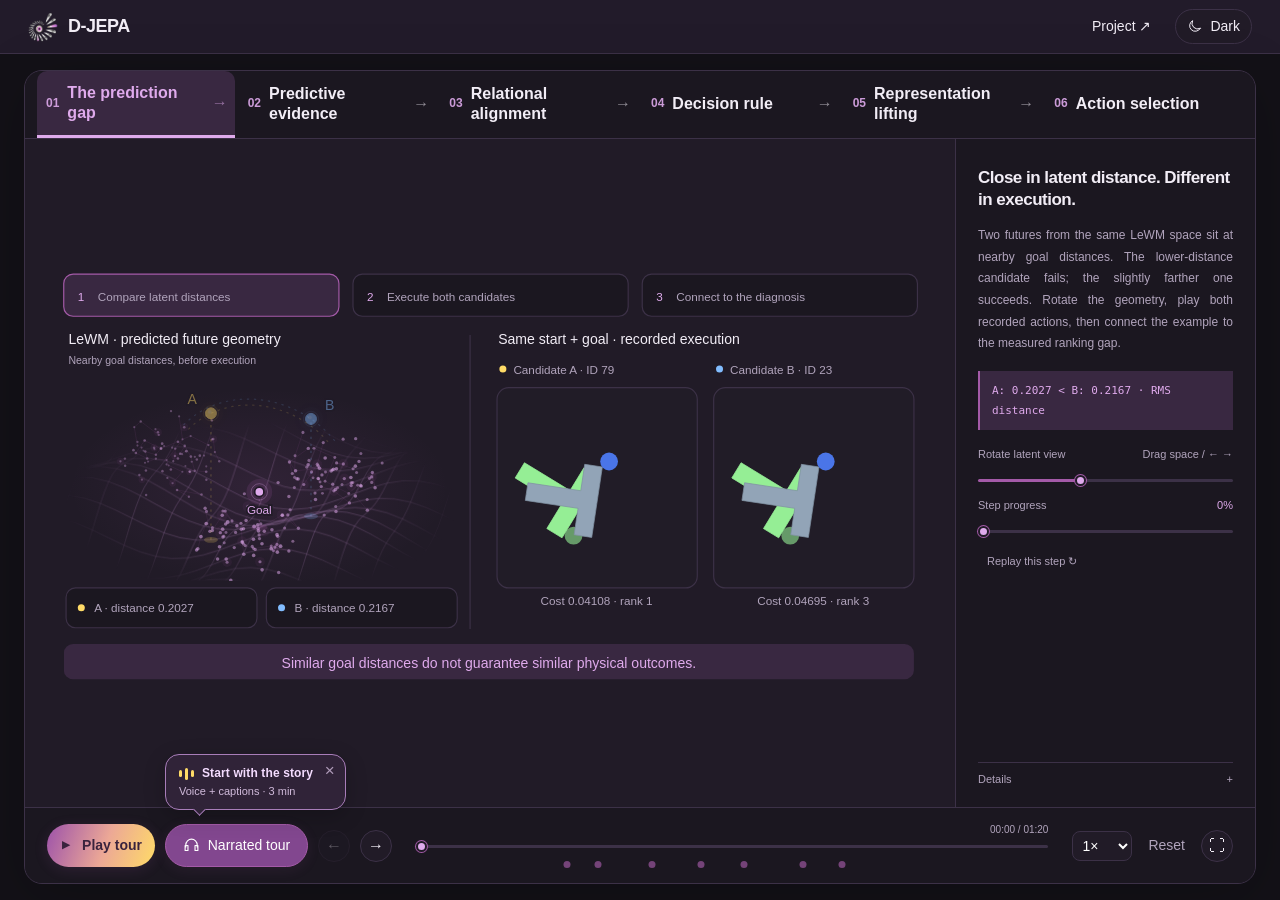
<file: docs/explainer.html>
<!DOCTYPE html>
<html lang="en" data-theme="dark">
<head>
  <meta charset="utf-8">
  <meta name="viewport" content="width=device-width, initial-scale=1">
  <meta name="description" content="An interactive tour of D-JEPA: explore candidate futures, relational alignment, complementary predictive geometries and decision-aligned future representations.">
  <meta name="theme-color" content="#19151E">
  <meta property="og:title" content="Inside D-JEPA · Interactive method explainer">
  <meta property="og:description" content="Follow a candidate future from prediction to relational alignment and native-distance selection.">
  <link rel="canonical" href="https://anonymous-for-sub.github.io/D-JEPA/explainer.html">
  <link rel="icon" type="image/svg+xml" href="static/images/branding/jepa-icon-dark.svg" id="site-icon">
  <link rel="stylesheet" href="static/css/explainer.css">
  <link rel="stylesheet" href="static/css/tour-guide.css">
  <script defer src="static/js/tour-guide.js"></script>
  <title>Inside D-JEPA · An interactive explainer</title>
  <script>try { document.documentElement.dataset.theme = localStorage.getItem('djepa-theme') === 'light' ? 'light' : 'dark'; } catch (_) {}</script>
  <script type="module" src="static/js/explainer.js"></script>
  <link rel="stylesheet" href="static/css/mobile-portrait.css" media="(max-width: 767px) and (orientation: portrait) and (hover: none) and (pointer: coarse)">
</head>
<body>
  <a class="skip-link" href="#explorer">Skip to interactive diagram</a>
  <header class="explainer-header">
    <a class="brand" href="index.html" aria-label="Back to the D-JEPA project"><img class="logo-dark" src="static/images/branding/jepa-icon-dark.svg" width="30" height="30" alt=""><img class="logo-light" src="static/images/branding/jepa-icon-light.svg" width="30" height="30" alt=""><b>D-JEPA</b></a>
    <div id="narration-caption" class="narration-caption" hidden><p id="narration-subtitle"></p><p id="narration-status" role="status"></p></div>
    <button id="narration-exit" class="narration-exit" type="button" aria-label="Exit narrated tour" title="Exit narration" hidden>×</button>
    <nav aria-label="Page navigation"><a href="index.html">Project <span aria-hidden="true">↗</span></a></nav>
    <button class="theme-toggle" id="theme-toggle" type="button" aria-label="Switch to light theme" aria-pressed="true"><svg viewBox="0 0 24 24" aria-hidden="true"><path class="moon" d="M20 15.5A8.5 8.5 0 0 1 8.5 4 8.5 8.5 0 1 0 20 15.5Z"/><g class="sun"><circle cx="12" cy="12" r="4"/><path d="M12 2v2m0 16v2M2 12h2m16 0h2M5 5l1.5 1.5m11 11L19 19M5 19l1.5-1.5m11-11L19 5"/></g></svg><span id="theme-label">Dark</span></button>
  </header>
  <main>
    <section id="explorer" class="workbench" aria-label="Interactive D-JEPA workbench">
      <nav id="chapters" class="chapter-tabs" aria-label="Method stages">
        <button type="button" data-stage="0" aria-current="step"><span>01</span><strong class="chapter-label">The prediction gap</strong><i aria-hidden="true">→</i></button>
        <button type="button" data-stage="1"><span>02</span><strong class="chapter-label">Predictive evidence</strong><i aria-hidden="true">→</i></button>
        <button type="button" data-stage="2"><span>03</span><strong class="chapter-label">Relational alignment</strong><i aria-hidden="true">→</i></button>
        <button type="button" data-stage="3"><span>04</span><strong class="chapter-label">Decision rule</strong><i aria-hidden="true">→</i></button>
        <button type="button" data-stage="4"><span>05</span><strong class="chapter-label">Representation lifting</strong><i aria-hidden="true">→</i></button>
        <button type="button" data-stage="5"><span>06</span><strong class="chapter-label">Action selection</strong><i aria-hidden="true">→</i></button>
      </nav>
      <div class="stage-topline"><span id="focus-label">A shared start. Different actions.</span><span id="data-badge" class="small-tag">RECORDED EXECUTION</span></div>
      <div id="focus-panel" class="stage-layout">
        <div class="stage-canvas">
          <svg id="architecture" class="context-strip" viewBox="0 0 760 42" role="img" aria-label="Active computation path"></svg>
          <div id="diagram-viewport">
            <svg id="detail-visual" viewBox="0 0 760 360" role="img" aria-label="Selected stage detail"></svg>
            <section id="model-map" aria-label="Locate the operation inside D-JEPA" hidden>
              <div class="model-map-toolbar"><div class="model-map-tabs" role="group" aria-label="Architecture view"><button data-map-mode="overview" aria-pressed="true">Overview</button><button data-map-mode="predictor" aria-pressed="false">Predictor adaptation</button><button data-map-mode="lifting" aria-pressed="false">Ordinal realization</button><button data-map-mode="transport" aria-pressed="false">Temporal transport</button></div><button id="model-map-close" aria-label="Return to detailed animation">Back to detail ↗</button></div>
              <div class="model-map-heading"><h2 id="model-map-title"></h2><p id="model-map-note"></p></div>
              <div class="model-map-canvas"><svg viewBox="0 0 830 375" role="img" aria-label="D-JEPA architecture and active module"></svg></div>
            </section>
            <div id="matrix-tooltip" role="status" hidden></div>
          </div>
          <div id="candidate-controls" class="candidate-controls" aria-label="Trace a candidate"></div>
          <p id="visual-caption" class="visual-caption"></p>
        </div>
        <aside class="inspector">
          <div class="inspector-copy" aria-live="polite">
            <h1 id="detail-title"></h1>
            <p id="detail-description"></p>
          </div>
          <button id="model-map-toggle" class="model-map-toggle" aria-expanded="false" aria-controls="model-map" hidden>Locate in the world model <span aria-hidden="true">↗</span></button>
          <div id="detail-formula" class="formula"></div>
          <div id="stage-options" class="stage-options"></div>
          <div id="experiment-controls">
            <div class="source-control"><span>Predictive sources</span><div class="segmented" role="group" aria-label="Predictive source configuration"><button data-sources="2" aria-pressed="true">Two</button><button data-sources="4" aria-pressed="false">Four</button></div></div>
            <label class="strength-control"><span>Correction bound <output id="strength-value" for="strength">0.20</output></span><input id="strength" type="range" min="0" max="0.2" step="0.005" value="0.2" aria-label="Illustrative correction bound"></label>
            <div class="selection-readout"><span>Base <b id="base-choice">B</b></span><span>→</span><span>Aligned <b id="aligned-choice">A</b></span></div>
          </div>
          <details class="technical-note"><summary>Details <span>+</span></summary><p id="detail-fact"></p><p id="model-note"></p></details>
          <button id="supervision-toggle" class="quiet-button" aria-expanded="false" aria-controls="supervision-panel">Training supervision ↗</button>
        </aside>
      </div>
      <div class="playback">
        <button id="play" class="play-button" aria-label="Play guided tour"><span id="play-symbol">▶</span><span id="play-label">Play tour</span></button>
        <div class="guide-anchor">
          <button id="narration-play" class="narration-button" type="button" aria-label="Play narrated tour" aria-pressed="false"><svg viewBox="0 0 24 24" aria-hidden="true"><path d="M4 14v-3a8 8 0 0 1 16 0v3M4 12H3v7h4v-7Zm16 0h1v7h-4v-7Z"/></svg><span id="narration-play-label">Narrated tour</span></button>
          <div class="tour-guide tour-guide--narration" data-tour-guide data-guide-target="narration-play" hidden>
            <span class="guide-heading"><span class="guide-signal" aria-hidden="true"><i></i><i></i><i></i></span>Start with the story</span>
            <span class="guide-copy">Voice + captions · 3 min</span>
            <button class="guide-dismiss" data-guide-dismiss type="button" aria-label="Dismiss narrated tour hint">×</button>
          </div>
        </div>
        <button id="narration-mute" class="narration-mute" type="button" aria-label="Mute narration" aria-pressed="false" hidden><svg viewBox="0 0 24 24" aria-hidden="true"><path d="M4 9h4l5-4v14l-5-4H4ZM17 8a6 6 0 0 1 0 8M20 5a10 10 0 0 1 0 14"/></svg><span id="narration-mute-label">Sound</span></button>
        <button id="previous" class="icon-button" aria-label="Previous stage">←</button>
        <button id="next" class="icon-button" aria-label="Next stage">→</button>
        <div class="timeline"><div class="timeline-meta"><span id="timeline-label" hidden aria-hidden="true"></span><output id="tour-time">00:00 / 01:20</output></div><input id="tour-seek" type="range" min="0" max="80.36" step=".02" value="0" aria-label="Guided tour timeline"></div>
        <label class="speed-label"><span class="sr-only">Playback speed</span><select id="speed" aria-label="Tour playback speed"><option value=".5">0.5×</option><option value="1" selected>1×</option><option value="1.5">1.5×</option><option value="2">2×</option></select></label>
        <button id="reset" class="quiet-button">Reset</button>
        <button id="fullscreen" class="icon-button" aria-label="Enter fullscreen">⛶</button>
      </div>
      <dialog id="supervision-panel">
        <button id="close-supervision" class="dialog-close" aria-label="Close training explanation">×</button>
        <p class="eyebrow">LEARNING FROM EXECUTED OUTCOMES</p><h2>Teach the relations that determine the action.</h2>
        <div class="training-flow"><span>Candidate futures</span><i>→</i><span>Executed outcomes</span><i>→</i><span>Relational alignment</span></div>
        <p>Successful candidates receive decision mass. Local success–failure pairs sharpen the action boundary; the correction penalty keeps the update localized.</p>
        <div class="formula">L = L<sub>success</sub> + λ<sub>local</sub>L<sub>local</sub> + λ<sub>trust</sub>‖δ‖²</div>
        <p class="dialog-note">Outcomes supervise training. At selection time, the operator consumes predictive evidence.</p>
      </dialog>
      <dialog id="validation-dialog" aria-labelledby="validation-video-title">
        <button id="close-validation" class="dialog-close" aria-label="Close task video">×</button>
        <p class="eyebrow">CROSS-TASK VALIDATION</p>
        <h2 id="validation-video-title"></h2>
        <video id="validation-full-video" controls muted playsinline preload="none"></video>
        <p id="validation-video-detail"></p>
        <a id="validation-video-link" target="_blank" rel="noopener">Open original video ↗</a>
      </dialog>
      <noscript>Enable JavaScript to explore the model, or return to the <a href="index.html">project page</a>.</noscript>
    </section>
  </main>
</body>
</html>
</file>
<file: docs/static/css/site.css>
.release-availability { max-width: 48rem; margin: 1.3rem auto 0; font-size: .875rem; color: var(--muted); text-align: center; }
#release-dialog { width: min(30rem, calc(100% - 2rem)); padding: 1.8rem; border: 1px solid var(--line); border-radius: 1.25rem; background: var(--card); color: var(--ink); }
#release-dialog::backdrop { background: #0008; backdrop-filter: blur(5px); }
#release-dialog h2 { font-size: 1.3rem; margin-bottom: .8rem; }
#release-dialog p { line-height: 1.6; margin-bottom: 1.25rem; }
:root {
  color-scheme: light;
  --text-small: .875rem; --text-body: 1rem; --text-large: 1.125rem;
  --purple: #A45AA8; --soft-purple: #8464A5; --lavender-gray: #777083;
  --peach: #ECA896; --champagne: #F6C17F; --gold: #FFDB67;
  --page: #FFFFFF; --surface: #FAF7FC; --card: #FFFFFF;
  --chrome: #EEE4F2; --chrome-line: #D8C6DF; --reproduce: #F8F4FA;
  --ink: #302636; --muted: #6D6275; --line: #E6DDEB;
  --link: #824080; --table-ours: #EFE4F4; --table-reference: #FFF8E7;
  --gradient: linear-gradient(110deg, var(--purple) 5%, var(--peach) 54%, var(--gold) 100%);
}
:root[data-theme="dark"] {
  color-scheme: dark;
  --page: #19151E; --surface: #211B27; --card: #282030;
  --chrome: #35253F; --chrome-line: #624670; --reproduce: #251D2D;
  --ink: #F8F2FA; --muted: #BEB2C6; --line: #43364D;
  --link: #E2ADE0; --table-ours: #35263E; --table-reference: #352D22;
}
* { box-sizing: border-box; }
html { scroll-behavior: smooth; scroll-padding-top: 5rem; }
body { margin: 0; background: var(--page); color: var(--ink); font: 1rem/1.65 system-ui, -apple-system, BlinkMacSystemFont, "Segoe UI", sans-serif; }
a { color: var(--link); text-underline-offset: .22em; }
a:hover { text-decoration-thickness: 2px; }
button, input { font: inherit; }
button { cursor: pointer; }
a, button { -webkit-tap-highlight-color: transparent; }
:focus-visible { outline: 3px solid var(--purple); outline-offset: 4px; }
[hidden] { display: none !important; }
img, video { display: block; max-width: 100%; height: auto; }
p { margin: 0 0 1.1rem; }
.section-heading > p, .problem-grid p, .method-card p, .protocol-note p,
.diagnostic-evidence figcaption, .evidence-pair figcaption, .coverage-plates figcaption,
.figure-notes, .reproduce-grid p, .demo-panel > p {
  text-align: justify; text-align-last: start; text-justify: inter-word;
  hyphens: auto; overflow-wrap: break-word; text-wrap: wrap;
}
h1, h2, h3 { line-height: 1.16; letter-spacing: -.035em; margin: 0 0 1.2rem; }
h1 { font-size: clamp(1.35rem, 3.1vw, 2.5rem); font-weight: 650; white-space: nowrap; letter-spacing: .025em; word-spacing: .08em; }
h2 { font-size: clamp(1.25rem, 1.9vw, 1.65rem); font-weight: 650; }
h3 { font-size: var(--text-large); letter-spacing: -.02em; }
.container { width: min(1180px, calc(100% - 3rem)); margin-inline: auto; }
.section { padding-block: 5.5rem; }
.tinted { background: var(--surface); border-block: 1px solid var(--line); }
.small { font-size: var(--text-small); color: var(--muted); }
.muted { color: var(--muted); }
.lead { font-size: var(--text-body); line-height: 1.65; }
.eyebrow, .section-number, .metric-label, .placeholder-label { display: block; font-size: var(--text-small); font-weight: 600; letter-spacing: .09em; }
.eyebrow, .section-number { color: var(--link); margin-bottom: 1.2rem; }
.topbar { position: sticky; top: 0; z-index: 20; backdrop-filter: blur(18px); -webkit-backdrop-filter: blur(18px); display: flex; align-items: center; justify-content: space-between; gap: 1rem; padding: .95rem max(1.5rem, calc((100% - 1180px)/2)); border-bottom: 1px solid var(--chrome-line); background: var(--chrome); }
.wordmark { font-size: var(--text-large); font-weight: 800; color: var(--ink); text-decoration: none; white-space: nowrap; }
.brand-dot { display: inline-block; width: .5rem; height: .5rem; border-radius: 50%; background: var(--purple); margin-left: .35rem; }
nav { display: flex; flex-wrap: wrap; }
.topbar nav { flex: 1; max-width: 740px; margin-inline: clamp(1rem, 5vw, 5rem); justify-content: space-between; gap: 1rem; }
.topbar nav a { position: relative; padding-block: .4rem; }
.topbar nav a::after { content: ""; position: absolute; height: 1px; inset: auto 0 0; background: var(--link); transform: scaleX(0); transition: transform .25s ease; }
.topbar nav a:hover::after, .topbar nav a[aria-current="location"]::after { transform: scaleX(1); }
nav a { font-size: var(--text-small); color: var(--muted); text-decoration: none; }
#theme-toggle { display: inline-flex; align-items: center; gap: .55rem; border: 1px solid var(--chrome-line); border-radius: 2rem; background: var(--card); color: var(--ink); padding: .35rem .8rem .35rem .35rem; min-height: 40px; white-space: nowrap; font-size: var(--text-small); box-shadow: 0 2px 6px #30263608; }
.theme-track { position: relative; display: flex; justify-content: space-between; align-items: center; width: 58px; height: 28px; padding: 5px; border-radius: 99px; background: var(--surface); }
.theme-track::before { content: ''; position: absolute; left: 2px; top: 2px; width: 24px; height: 24px; border-radius: 50%; background: var(--table-ours); box-shadow: 0 1px 4px #30263615; transition: transform .25s ease; }
:root[data-theme="dark"] .theme-track::before { transform: translateX(30px); }
.theme-track svg { position: relative; width: 18px; height: 18px; fill: none; stroke: currentColor; stroke-width: 1.6; stroke-linecap: round; color: var(--muted); }
:root:not([data-theme="dark"]) .theme-sun, :root[data-theme="dark"] .theme-moon { color: var(--link); }
#theme-toggle:hover { border-color: var(--purple); }
.skip-link { position: absolute; left: 1rem; top: -6rem; background: var(--page); padding: .8rem; z-index: 10; }
.skip-link:focus { top: 1rem; }
.hero { text-align: center; padding-top: 6.5rem; }
.hero-logo { max-width: 500px; margin: .6rem auto 1.8rem; }
.logo-dark { display: none; }
:root[data-theme="dark"] .logo-dark { display: block; }
:root[data-theme="dark"] .logo-light { display: none; }
.gradient-text { color: var(--link); }
@supports (background-clip: text) {
  .gradient-text { background: linear-gradient(100deg, #96509B 0%, #A7659C 45%, #B77B49 100%); background-clip: text; color: transparent; }
  :root[data-theme="dark"] .gradient-text { background-image: var(--gradient); }
}
.hero-statement { max-width: 900px; margin: 0 auto 2rem; font-size: var(--text-large); line-height: 1.55; font-weight: 550; color: var(--link); text-wrap: balance; }
.hero-authors { max-width: 860px; margin: -.15rem auto .7rem; display: flex; flex-wrap: wrap; justify-content: center; column-gap: 1.35rem; row-gap: .25rem; font-size: var(--text-body); font-weight: 600; line-height: 1.45; }
.hero-authors span { white-space: nowrap; }
.hero-authors sup, .hero-affiliations sup { position: relative; top: -.15em; margin-left: .08em; font-size: .68em; color: var(--link); }
.hero-affiliations { margin: 0 auto 1.45rem; max-width: 820px; color: var(--muted); font-size: var(--text-small); line-height: 1.55; }
.hero-affiliations p { margin: 0; text-align: center; }
.hero-affiliations a { color: var(--muted); }
.hero-description { max-width: 660px; margin-inline: auto; font-size: var(--text-body); color: var(--muted); text-wrap: balance; }
.hero-description span { display: block; }
.resource-links { display: flex; flex-wrap: wrap; justify-content: center; gap: .65rem; margin: 1.8rem 0 2.1rem; }
.button { display: inline-flex; gap: .55rem; align-items: center; padding: .65rem 1rem; border: 1px solid var(--line); border-radius: 2rem; text-decoration: none; color: var(--ink); background: var(--card); font-size: var(--text-small); font-weight: 600; }
.button-icon { display: inline-block; flex: 0 0 auto; width: 1.05rem; height: 1.05rem; object-fit: contain; }
.project-icon { width: 1.15rem; height: 1.15rem; }
.huggingface-icon { width: 1.15rem; height: 1.08rem; }
.mask-icon { background: currentColor; -webkit-mask: center / contain no-repeat; mask: center / contain no-repeat; }
.github-icon { -webkit-mask-image: url('../images/icons/github.svg'); mask-image: url('../images/icons/github.svg'); }
.arxiv-icon { -webkit-mask-image: url('../images/icons/arxiv.svg'); mask-image: url('../images/icons/arxiv.svg'); }
.button:hover { border-color: var(--purple); transform: translateY(-1px); }
.button.primary { background: var(--gradient); color: #39233D; border: 0; }
.hero-rule { height: 3px; margin-top: 6rem; background: var(--gradient); border-radius: 10px; }
.section-heading { margin-bottom: 2.3rem; max-width: 1020px; }
#demonstrations .section-heading { max-width: none; }
.section-heading > p { color: var(--muted); }
.problem-grid, .reproduce-grid { display: grid; grid-template-columns: 1fr 1fr; gap: 2rem; align-items: stretch; }
.problem-copy, .insight { display: flex; flex-direction: column; justify-content: center; padding: 1.5rem 1.6rem; border-radius: 18px; }
.problem-copy { background: var(--surface); border: 1px solid var(--line); }
.problem-copy p { margin: 0; }
.problem-grid p { font-size: var(--text-body); }
.problem-grid .eyebrow { font-size: var(--text-small); }
.diagnostic-evidence { display: grid; grid-template-columns: minmax(0, .29fr) minmax(0, .71fr); gap: 3rem; align-items: center; width: 100%; margin: 2.5rem 0 0; }
.diagnostic-evidence > a { display: block; border: 1px solid var(--line); border-radius: 16px; overflow: hidden; }
.diagnostic-evidence figcaption { font-size: .95rem; line-height: 1.8; padding: 0; text-wrap: pretty; }
.diagnostic-evidence img { width: 100%; background: #FFFFFF; border-radius: 16px; }
.diagnostic-evidence--wide { display: block; }
.diagnostic-evidence--wide > a { width: 100%; max-width: none; }
.diagnostic-evidence--wide figcaption { margin-top: 1.25rem; font-size: var(--text-body); line-height: 1.7; }
.insight { border: 1px solid var(--line); border-left: 3px solid var(--champagne); background: var(--surface); }
.insight .eyebrow { margin-bottom: .6rem; }
.insight p:last-child { margin-bottom: 0; }
.artwork-placeholder { min-height: 210px; border: 1px dashed var(--lavender-gray); border-radius: 16px; display: flex; flex-direction: column; align-items: center; justify-content: center; gap: .7rem; text-align: center; padding: 2rem; margin-top: 2.2rem; background: var(--card); }
.artwork-placeholder p { margin: 0; color: var(--muted); }
.placeholder-label { color: var(--link); }
.overview-slot { min-height: 300px; margin: 0 0 2rem; }
.artwork-ready { padding: 0; border-style: solid; background: white; }
.artwork-ready img { width: 100%; border-radius: 16px; }
.method-grid { display: grid; grid-template-columns: repeat(3, 1fr); gap: 1.2rem; }
.method-card { padding: 1.7rem; border: 1px solid var(--line); border-radius: 16px; background: var(--card); }
.method-card p { color: var(--muted); }
.method-card a { font-size: var(--text-small); }
.module-index { display: block; color: var(--link); margin-bottom: 1.2rem; font-weight: 750; }
.explainer-entry { display: flex; align-items: center; gap: 1.2rem; border: 1px solid var(--line); border-radius: 16px; padding: 1.3rem 1.5rem; margin-bottom: 2rem; background: var(--card); text-decoration: none; }
.explainer-entry:hover { border-color: var(--purple); }
.explainer-entry-play { display: grid; place-items: center; flex: 0 0 42px; height: 42px; border-radius: 50%; color: var(--link); background: var(--table-ours); font-size: 15px; }
.explainer-entry strong { display: block; font-size: 1rem; color: var(--link); margin-bottom: .25rem; }
.explainer-entry > span:nth-child(2) > span { display: block; font-size: .875rem; color: var(--muted); }
.explainer-entry-arrow { font-size: 24px; color: var(--link); margin-left: auto; }
.method-card:nth-child(2) { border-top: 3px solid var(--peach); }
.method-card:nth-child(1) { border-top: 3px solid var(--purple); }
.method-card:nth-child(3) { border-top: 3px solid var(--gold); }
.protocol-note { margin: 1.4rem 0; color: var(--muted); font-size: var(--text-small); }
.protocol-note summary { cursor: pointer; color: var(--link); padding: .6rem 0; }
.detail-artwork-grid { display: grid; grid-template-columns: 1fr 1fr; gap: 1.2rem; }
.compact { min-height: 160px; margin-top: 1rem; }
.metric-strip { display: grid; grid-template-columns: repeat(2, 1fr); border: 1px solid var(--line); border-radius: 16px; overflow: hidden; margin-bottom: 2rem; }
.metric-strip article { padding: 1.6rem; border-right: 1px solid var(--line); text-align: center; }
.metric-strip article:nth-child(2n) { border-right: 0; }
.metric-strip article:nth-child(-n+2) { border-bottom: 1px solid var(--line); }
.metric-label { color: var(--muted); font-size: var(--text-small); letter-spacing: .06em; text-align: left; }
.metric-value { display: inline-flex; align-items: center; gap: .65rem; font-size: clamp(1.5rem, 2.2vw, 1.875rem); line-height: 1.35; letter-spacing: -.04em; color: var(--link); margin: .65rem 0; font-variant-numeric: tabular-nums; }
.metric-value .metric-arrow { font-size: .75em; font-weight: 400; color: var(--muted); line-height: 1; transform: translateY(-.08em); }
.metric-strip p { margin: 0; font-size: var(--text-small); }
.table-scroll { overflow-x: auto; margin-bottom: 1rem; border: 1px solid var(--line); border-radius: 12px; }
table { border-collapse: collapse; width: 100%; min-width: 720px; font-size: var(--text-small); }
caption { text-align: left; padding: .85rem 1rem; font-weight: 650; background: var(--surface); }
th, td { text-align: left; padding: .85rem 1rem; border-bottom: 1px solid var(--line); }
thead { background: var(--surface); }
tbody th { font-weight: 550; }
tbody tr:last-child > * { border-bottom: 0; }
tbody tr.reference-row > * { background: var(--table-reference); }
tbody tr.ours-row > * { background: var(--table-ours); }
tbody tr.ours-row td:nth-last-child(-n+2) { color: var(--link); }
tfoot td { font-size: var(--text-small); color: var(--muted); line-height: 1.55; border-top: 1px solid var(--line); border-bottom: 2px solid var(--line); background: var(--card); }
.result-subheading { margin-top: 2.8rem; margin-bottom: 0; }
.figure-strip { display: grid; grid-template-columns: repeat(5, minmax(0, 1fr)); gap: 1.8rem clamp(1rem,4vw,3.5rem); width: 100%; margin: 1.6rem 0 0; }
.figure-strip figcaption { font-size: var(--text-small); line-height: 1.4; }
.figure-notes { margin-top: 1rem; }
figure { margin: 0; }
.figure-strip figure { min-width: 0; display: flex; flex-direction: column; }
.figure-strip a { display: block; width: 100%; aspect-ratio: 1; }
.figure-strip img { width: 100%; height: 100%; object-fit: contain; aspect-ratio: 1; background: white; border-radius: 12px; }
figcaption { padding: .75rem 0; font-size: var(--text-small); color: var(--muted); }
.evidence-pair { display: grid; grid-template-columns: 1fr 1fr; gap: 1rem; margin-top: 2rem; }
.evidence-pair figure { border: 1px solid var(--line); border-radius: 12px; overflow: hidden; background: var(--card); }
.evidence-pair img { width: 100%; aspect-ratio: 16 / 9; object-fit: contain; background: white; }
.evidence-pair figcaption { padding: .8rem 1rem 1rem; }
.demo-grid { display: block; width: 100%; }
.demo-tabs { display: none; flex-wrap: wrap; gap: .5rem; margin: 0 0 1.4rem; width: 100%; }
.demo-tabs button { padding: .45rem .85rem; border: 1px solid var(--line); border-radius: 999px; background: var(--card); color: var(--muted); font-size: var(--text-small); transition: background .2s ease, border-color .2s ease; }
.demo-tabs button[aria-selected="true"] { color: var(--link); background: var(--table-ours); border-color: var(--purple); }
.tabs-enabled .demo-tabs { display: flex; }
.tabs-enabled .demo-panel:not(.is-active) { display: none; }
.demo-grid .demo-panel + .demo-panel { margin-top: 1rem; }
.tabs-enabled .demo-grid .demo-panel { margin-top: 0; }
.demo-panel { min-width: 0; display: flex; flex-direction: column; background: var(--card); border: 1px solid var(--line); border-radius: 20px; padding: 1.25rem; box-shadow: 0 8px 30px rgba(35, 24, 45, .025); }
.demo-panel > a { margin-top: auto; align-self: start; }
.demo-panel video { max-height: 620px; }
.video-stage { position: relative; margin: .5rem 0 1rem; }
.video-stage video { margin: 0; }
.video-play { position: absolute; left: 50%; top: 50%; transform: translate(-50%,-50%); display: inline-flex; align-items: center; justify-content: center; gap: .7rem; min-height: 76px; padding: 0 1.6rem; border: 1px solid #FFFFFFA6; border-radius: 999px; background: #FFFFFFEB; color: #63326F; box-shadow: 0 6px 30px #24132D30; backdrop-filter: blur(12px); font-size: var(--text-body); font-weight: 550; transition: background .2s ease, box-shadow .2s ease; }
.video-play svg { width: 25px; height: 25px; fill: currentColor; }
.video-play:hover { background: #FFFFFF; box-shadow: 0 8px 34px #24132D45; }
.video-play:disabled { cursor: progress; }
.demo-heading { display: flex; flex-direction: column; gap: .2rem; margin-bottom: .8rem; }
.demo-heading h3 { margin: 0; }
.demo-heading span { color: var(--muted); font-size: var(--text-small); }
video { width: 100%; height: auto; object-fit: contain; background: white; border-radius: 12px; margin: .5rem 0 1rem; }
.demo-panel > a { font-size: var(--text-small); }
.code-card { min-width: 0; background: var(--surface); border: 1px solid var(--line); border-radius: 12px; overflow: hidden; }
.code-heading { display: flex; justify-content: space-between; align-items: center; padding: .7rem 1rem; border-bottom: 1px solid var(--line); color: var(--muted); font-size: var(--text-small); }
.code-heading button { border: 1px solid var(--line); background: var(--card); color: var(--link); padding: .25rem .65rem; border-radius: 6px; }
pre { overflow-x: auto; padding: 1rem; margin: 0; }
code { font: var(--text-small)/1.75 ui-monospace, "SFMono-Regular", Consolas, monospace; }
#copy-status { padding-inline: 1rem; }
.reproduce-grid { grid-template-columns: minmax(0,1.2fr) minmax(0,.8fr); align-items: start; gap: 3rem; margin-bottom: 0; }
.reproduce-grid .code-card { margin-top: -4rem; }
.reproduce-section { background: var(--reproduce); border-top: 1px solid var(--line); }
.reproduce-section .section-heading { max-width: 58%; }
.reproduce-section .code-card { background: var(--card); box-shadow: 0 6px 24px #30263606; }
.reproduction-button { margin-top: .2rem; }
.coverage-plates { display: grid; gap: 2rem; margin-top: 2.6rem; }
.coverage-plates figure { width: 100%; }
.coverage-plates img { width: 100%; border: 1px solid var(--line); border-radius: 12px; background: white; }
.site-footer { position: relative; background: var(--chrome); border-top: 1px solid var(--chrome-line); padding-block: .85rem .6rem; color: var(--muted); font-size: var(--text-small); }
.site-footer::before { content: ''; position: absolute; top: -1px; left: 0; width: 100%; height: 2px; background: var(--gradient); opacity: .65; }
.footer-main { display: flex; align-items: center; justify-content: space-between; gap: 1rem; padding-bottom: .5rem; }
.footer-brand { display: flex; align-items: baseline; gap: 1rem; color: var(--ink); text-decoration: none; font-size: var(--text-large); font-weight: 650; }
.footer-lab { color: var(--muted); font-size: var(--text-small); font-weight: 400; padding-left: 1rem; border-left: 1px solid var(--chrome-line); }
.footer-links { gap: 2rem; }
.footer-bottom { border-top: 1px solid var(--chrome-line); padding-top: .4rem; display: flex; justify-content: space-between; gap: .5rem; flex-wrap: wrap; }
.footer-bottom > div { display: flex; gap: 1.4rem; flex-wrap: wrap; }
.site-footer a { text-decoration: none; }
.site-footer a:hover { color: var(--link); }
.button, .method-card { transition: transform .25s ease, border-color .25s ease, box-shadow .25s ease; }
.method-card:hover { transform: translateY(-3px); box-shadow: 0 12px 36px rgba(40, 25, 50, .045); }
.reveal-in { animation: reveal .6s cubic-bezier(.2,.65,.3,1) both; }
@keyframes reveal { from { opacity: 0; transform: translateY(14px); } to { opacity: 1; transform: translateY(0); } }
@media (max-width: 850px) {
  .topbar { flex-wrap: wrap; } .topbar nav { order: 3; width: 100%; max-width: none; flex-basis: 100%; margin-inline: 0; gap: 1rem; }
  .section { padding-block: 3.5rem; } .problem-grid, .reproduce-grid { grid-template-columns: 1fr; gap: 1.2rem; }
  .reproduce-grid .code-card { margin-top: 0; }
  .reproduce-section .section-heading { max-width: none; }
  .method-grid { grid-template-columns: 1fr; } .figure-strip { grid-template-columns: repeat(2, minmax(0, 1fr)); }
  .metric-strip { grid-template-columns: 1fr; } .metric-strip article { border-right: 0; border-bottom: 1px solid var(--line); }
  .metric-strip article:last-child { border-bottom: 0; }
  .evidence-pair, .diagnostic-evidence { grid-template-columns: 1fr; }
  .diagnostic-evidence > a { width: min(100%, 340px); margin-inline: auto; }
  .footer-main { align-items: start; flex-direction: column; }
}
@media (max-width: 480px) {
  .container { width: calc(100% - 2rem); } .hero { padding-top: 4rem; }
  .hero-rule { margin-top: 4rem; }
  .hero-description span { display: inline; }
  .video-play { min-height: 58px; padding-inline: 1.1rem; }
  .detail-artwork-grid, .demo-grid { grid-template-columns: 1fr; } .demo-panel { padding: .9rem; }
  h1 { white-space: normal; text-wrap: balance; }
  .footer-links { gap: 1.2rem; }
  .resource-links { gap: .5rem; } .button { font-size: var(--text-small); padding: .55rem .8rem; }
}
@media (max-width: 680px) { .demo-grid { grid-template-columns: 1fr; } h1 { white-space: normal; } }
@media (prefers-reduced-motion: reduce) { html { scroll-behavior: auto; } *, *::before, *::after { animation: none !important; transition: none !important; } .button:hover, .method-card:hover { transform: none; } }
</file>
<file: docs/static/css/tour-guide.css>
/* Small, anchored invitations; no modal, dependency or tracking. */
.guide-anchor { position: relative; display: inline-flex; flex: 0 0 auto; }
.resource-links { align-items: flex-start; }
.guide-anchor--entry { margin-bottom: 54px; }
.tour-guide { position: absolute; z-index: 12; width: max-content; max-width: 228px; padding: 10px 32px 10px 13px; border: 1px solid #c395da; border-radius: 14px; background: #fbf5ff; color: #523063; box-shadow: 0 6px 22px #643b8218; text-align: left; font: 12px/1.4 Arial, sans-serif; white-space: normal; animation: guide-arrive .6s ease-out both; }
.tour-guide[hidden] { display: none !important; }
[data-theme="dark"] .tour-guide { background: #302338; border-color: #a87db9; color: #f4dcff; box-shadow: 0 6px 22px #0003; }
.tour-guide::before { content: ""; position: absolute; width: 8px; height: 8px; background: inherit; border-top: 1px solid #c395da; border-left: 1px solid #c395da; }
[data-theme="dark"] .tour-guide::before { border-color: #a87db9; }
.tour-guide--entry { top: calc(100% + 12px); left: 0; }
.tour-guide--entry::before { top: -5px; left: 29px; transform: rotate(45deg); }
.tour-guide--narration { bottom: calc(100% + 14px); left: 0; }
.tour-guide--narration::before { bottom: -5px; left: 29px; transform: rotate(225deg); }
.guide-heading { display: flex; align-items: center; gap: 8px; font-weight: 600; letter-spacing: .01em; }
.guide-copy { display: block; margin-top: 2px; font-size: 11px; opacity: .82; }
.guide-signal { display: inline-flex; align-items: center; gap: 3px; height: 13px; color: #9954ac; }
[data-theme="dark"] .guide-signal { color: #ffdb67; }
.guide-signal i { display: block; width: 3px; height: 7px; border-radius: 3px; background: currentColor; animation: guide-wave 2.4s ease-in-out infinite; }
.guide-signal i:nth-child(2) { animation-delay: .18s; height: 12px; }
.guide-signal i:nth-child(3) { animation-delay: .36s; }
.guide-dismiss { position: absolute; top: 3px; right: 3px; display: grid; place-items: center; width: 25px; height: 25px; min-width: 0; padding: 0; border: 0; border-radius: 50%; background: transparent; color: inherit; font: 17px Arial, sans-serif; cursor: pointer; opacity: .65; }
.guide-dismiss:hover, .guide-dismiss:focus-visible { opacity: 1; background: #a45aa81c; }
.guide-target { animation: guide-halo 3s ease-in-out 3; }
@keyframes guide-halo { 0%,100% { box-shadow: 0 0 0 0 #b57ccb00; } 45% { box-shadow: 0 0 0 5px #b57ccb27; } }
@keyframes guide-wave { 0%,65%,100% { transform: scaleY(.6); opacity: .6; } 25% { transform: scaleY(1); opacity: 1; } }
@keyframes guide-arrive { from { opacity: .8; translate: 0 5px; } to { opacity: 1; translate: 0 0; } }
@media (prefers-reduced-motion: reduce) { .tour-guide, .guide-signal i, .guide-target { animation: none; } }
</file>
<file: docs/static/css/site-dialogs.css>
/* Page-local evidence viewers share the homepage theme. */
.diagnostic-plot-frame{border:1px solid var(--line);border-radius:20px;background:#fff;padding:24px 20px 26px}
.diagnostic-panel-grid{display:grid;grid-template-columns:repeat(4,minmax(0,1fr));gap:18px;width:92%;max-width:1040px;margin-inline:auto;align-items:start}
.diagnostic-panel{min-width:0;margin:0}
.diagnostic-panel>a{display:block;width:100%;border:0;border-radius:0}
.diagnostic-panel img{display:block;width:100%;height:auto;border-radius:0}
.diagnostic-evidence .diagnostic-panel>figcaption{margin:18px 0 0;padding:0 2px;font-size:16px;font-weight:500;line-height:1.45;text-align:center;text-align-last:center;text-wrap:balance;hyphens:none;color:#3D3840}
@media(max-width:680px){.diagnostic-plot-frame{padding:18px 12px 22px}.diagnostic-panel-grid{grid-template-columns:repeat(2,minmax(0,1fr));width:100%;gap:26px 12px}.diagnostic-evidence .diagnostic-panel>figcaption{margin-top:14px}}
.evidence-dialog{width:min(1180px,calc(100vw - 40px));max-height:90dvh;padding:0;border:1px solid var(--line);border-radius:22px;background:var(--card);color:var(--ink);box-shadow:0 24px 90px #0006;overflow:auto}
.evidence-dialog::backdrop{background:#100a18b8;backdrop-filter:blur(9px)}
.evidence-dialog[open]{animation:evidence-enter .2s ease-out}
.evidence-dialog header{position:sticky;top:0;z-index:1;display:flex;align-items:center;justify-content:space-between;gap:20px;padding:20px 24px;border-bottom:1px solid var(--line);background:var(--card)}
.evidence-dialog h2{font-size:21px;line-height:1.35;margin:0;letter-spacing:-.4px}
.evidence-close{display:grid;place-items:center;width:38px;height:38px;flex-shrink:0;border:1px solid var(--line);border-radius:50%;background:var(--surface);color:var(--ink);font:26px/1 Arial,sans-serif;cursor:pointer}
.evidence-close:hover{border-color:var(--purple);color:var(--link)}
.evidence-body{padding:24px}
.evidence-body>img{display:block;width:100%;height:auto;max-height:72dvh;object-fit:contain;border-radius:12px;background:white}
.evidence-body>p{max-width:none;color:var(--muted);font-size:15px;line-height:1.65;margin:0 0 20px}
.evidence-grid{display:grid;grid-template-columns:repeat(2,minmax(0,1fr));gap:16px}
.evidence-card{padding:20px;border:1px solid var(--line);border-radius:14px;background:var(--surface)}
.evidence-card h3{font-size:16px;margin:0 0 10px;font-weight:600;color:var(--link)}
.evidence-card p{font-size:14px;line-height:1.7;margin:0;text-align:left;color:var(--ink)}
.evidence-card small{display:block;margin-top:12px;color:var(--muted);font-size:13px;line-height:1.6}
.evidence-provenance{margin-top:20px;border-top:1px solid var(--line);padding-top:16px;font-size:14px}
.evidence-provenance summary{cursor:pointer;color:var(--link)}
.evidence-provenance li{padding:10px 0;list-style:none;border-bottom:1px solid var(--line);overflow-wrap:anywhere}
.evidence-provenance ul{padding:0}
.evidence-provenance code{display:block;font-size:12px;color:var(--muted);overflow-wrap:anywhere}
.evidence-provenance a{font-size:14px}
html:has(.evidence-dialog[open]){overflow:hidden}
@keyframes evidence-enter{from{opacity:0;transform:translateY(8px)}to{opacity:1;transform:translateY(0)}}
@media(max-width:600px){.evidence-dialog{width:calc(100vw - 20px);border-radius:16px}.evidence-dialog header,.evidence-body{padding:16px}.evidence-dialog h2{font-size:18px}.evidence-grid{grid-template-columns:1fr}.evidence-card{padding:16px}}
@media(prefers-reduced-motion:reduce){.evidence-dialog[open]{animation:none}}

/* Final author-drawn paper figures; preserve their original white canvas. */
.paper-artwork{margin:28px 0;overflow:hidden;border:1px solid var(--line);border-radius:18px;background:var(--card)}
.paper-artwork>a{display:block;background:#fff;line-height:0}
.paper-artwork img{display:block;width:100%;height:auto;border-radius:0;background:#fff}
.paper-artwork figcaption{padding:16px 20px;margin:0;font-size:14px;line-height:1.65;color:var(--muted);text-align:left;text-align-last:auto}
.paper-artwork figcaption strong{color:var(--ink);font-weight:600}
.paper-artwork figcaption span{display:block;margin-top:4px;color:var(--link);font-size:13px}
.paper-artwork>a:focus-visible{outline:3px solid var(--link);outline-offset:-3px}
</file>
<file: docs/static/css/mobile-portrait.css>
/* Touch-phone portrait overrides only. Desktop and landscape styles stay intact. */
@media (max-width: 767px) and (orientation: portrait) and (hover: none) and (pointer: coarse) {
  html { scroll-padding-top: 132px; }
  .container { width: calc(100% - 32px); }
  .topbar { padding: 10px 16px 6px; gap: 4px 12px; }
  .topbar #theme-toggle { min-height: 44px; }
  .topbar nav { display: grid; grid-template-columns: repeat(3, minmax(0, 1fr)); gap: 0 8px; }
  .topbar nav a { display: flex; align-items: center; justify-content: center; min-height: 44px; padding: 4px; }
  .hero { padding-top: 40px; }
  .hero-statement { font-size: 17px; margin-bottom: 24px; }
  .hero-logo { width: min(100%, 430px); margin: 0 auto 24px; }
  .hero h1 { font-size: clamp(22px, 5.5vw, 28px); white-space: normal; text-wrap: balance; line-height: 1.25; letter-spacing: .005em; word-spacing: .025em; }
  .hero-authors { flex-wrap: wrap; justify-content: center; overflow: visible; gap: 8px 14px; font-size: 14px; margin-bottom: 16px; }
  .hero-affiliations { font-size: 13px; line-height: 1.65; }
  .hero-affiliations p + p { margin-top: 6px; }
  .hero-description { font-size: 15px; max-width: 36ch; }
  .hero-description span { display: inline; }
  .resource-links { display: grid; grid-template-columns: repeat(2, minmax(0, 1fr)); gap: 10px; margin-bottom: 24px; }
  .resource-links > .guide-anchor--entry { grid-column: 1 / -1; justify-self: center; margin-bottom: 66px; }
  .resource-links > .button { min-width: 0; justify-content: center; }
  .button { min-height: 44px; padding: 10px 12px; }
  .guide-anchor--entry .tour-guide--entry { left: 50%; transform: translateX(-50%); }
  .guide-dismiss { width: 36px; height: 36px; top: 0; right: 0; }
  .tour-guide { padding-right: 39px; }
  .hero-rule { margin-top: 36px; }
  .section { padding-block: 48px; }
  .section-heading { margin-bottom: 24px; }
  .section-heading h2 { font-size: 24px; line-height: 1.25; text-wrap: balance; }
  .section-heading > p, .problem-grid p, .method-card p, .protocol-note p,
  .diagnostic-evidence figcaption, .evidence-pair figcaption, .coverage-plates figcaption,
  .figure-notes, .reproduce-grid p, .demo-panel > p,
  .paper-artwork figcaption, .evidence-card p,
  .inspector-copy #detail-description, .technical-note p {
    text-align: justify; text-align-last: start; text-justify: inter-word;
    hyphens: auto; overflow-wrap: break-word; text-wrap: wrap;
  }
  .problem-copy, .insight, .method-card { padding: 20px; }
  .problem-grid, .method-grid, .reproduce-grid, .evidence-pair { min-width: 0; gap: 16px; }
  .demo-tabs { flex-wrap: wrap; overflow: visible; gap: 8px; padding: 4px 2px 10px; margin-bottom: 10px; scroll-snap-type: none; }
  .demo-tabs button { flex: 0 0 auto; max-width: 100%; min-height: 44px; white-space: normal; }
  .demo-panel { padding: 14px; border-radius: 16px; }
  .demo-panel video { max-height: 55svh; object-fit: contain; }
  .demo-panel > a { display: inline-flex; min-height: 44px; align-items: center; }
  .video-play { min-height: 52px; white-space: nowrap; font-size: 14px; padding-inline: 16px; }
  .diagnostic-plot-frame { padding: 16px 10px; border-radius: 16px; }
  .diagnostic-panel-grid { gap: 24px 10px; width: 100%; }
  .diagnostic-evidence .diagnostic-panel > figcaption { font-size: 14px; margin-top: 12px; }
  .metric-strip article { padding: 20px; }
  .metric-value { font-size: 28px; }
  .figure-strip { gap: 24px 16px; }
  .figure-strip figcaption { line-height: 1.5; }
  .table-scroll { max-width: 100%; overflow: visible; }
  .table-scroll table { min-width: 0; width: 100%; table-layout: auto; font-size: clamp(10px, 2.8vw, 13px); line-height: 1.4; }
  .table-scroll caption { padding: 10px 8px; border-radius: 11px 11px 0 0; font-size: clamp(12px, 3.2vw, 14px); }
  .table-scroll th, .table-scroll td { padding: 9px clamp(4px, 1.2vw, 8px); white-space: normal; overflow-wrap: anywhere; vertical-align: middle; }
  .table-scroll tbody td strong { white-space: nowrap; }
  .table-scroll tfoot td { font-size: inherit; line-height: 1.5; border-radius: 0 0 11px 11px; }
  .explainer-entry { padding: 16px; gap: 12px; }
  .explainer-entry-arrow { font-size: 20px; }
  .code-heading { padding: 8px 12px; gap: 8px; }
  .code-heading button { min-height: 44px; min-width: 52px; }
  pre { padding: 14px; }
  .footer-links { gap: 6px 20px; }
  .footer-links a, .footer-bottom a { display: inline-flex; align-items: center; min-height: 44px; }
  .evidence-dialog { width: calc(100% - 20px); max-height: calc(100dvh - 24px); border-radius: 16px; }
  .evidence-dialog header { gap: 12px; padding: 12px 14px; }
  .evidence-dialog h2 { font-size: 18px; }
  .evidence-close { width: 44px; height: 44px; }
  .evidence-body { padding: 16px; }
  .evidence-grid { grid-template-columns: minmax(0, 1fr); }
  .evidence-card { min-width: 0; }
  #release-dialog { max-height: calc(100dvh - 24px); overflow-y: auto; padding: 22px; }

  /* Explainer: reachable controls, complete chapter list, locally scrollable detail. */
  .explainer-header { min-height: 60px; height: auto; padding: 8px 12px; gap: 12px; }
  .explainer-header nav { display: flex; margin-left: auto; }
  .explainer-header nav a { display: flex; min-height: 44px; align-items: center; }
  .explainer-header .theme-toggle { min-height: 44px; margin-left: 0; padding-inline: 10px; }
  .explainer-header + main { height: auto; min-height: 0; padding: 10px 8px 20px; }
  .workbench { height: auto; grid-template-columns: minmax(0, 1fr); grid-template-rows: auto auto auto; overflow: visible; border-radius: 14px; }
  .chapter-tabs { grid-row: 1; display: grid; grid-template-columns: repeat(2, minmax(0, 1fr)); gap: 3px; padding: 6px; overflow: visible; border-radius: 14px 14px 0 0; }
  .chapter-tabs button, .chapter-tabs button:last-child { display: grid; grid-template-columns: 20px minmax(0, 1fr); min-width: 0; min-height: 46px; padding: 6px; gap: 4px; font-size: 13px; line-height: 1.3; border-radius: 8px; text-align: left; }
  .chapter-tabs button > span { display: inline; font-size: 10px; }
  .chapter-tabs button i { display: none; }
  .playback { grid-row: 2; display: grid; grid-template-columns: repeat(6, minmax(0, 1fr)); gap: 6px; min-height: 0; padding: 8px; position: sticky; top: 0; bottom: auto; z-index: 5; border-bottom: 1px solid var(--line); }
  .playback #play { grid-column: 1 / 4; grid-row: 1; align-self: start; }
  .playback > .guide-anchor { grid-column: 4 / 7; grid-row: 1; min-width: 0; flex-direction: column; align-self: start; }
  .playback .play-button, .playback .narration-button { min-width: 0; width: 100%; min-height: 44px; padding: 8px; font-size: 13px; gap: 6px; }
  .playback #previous { grid-column: 1; grid-row: 2; }
  .playback #next { grid-column: 2; grid-row: 2; }
  .playback .icon-button { min-width: 0; width: 100%; height: 44px; border-radius: 12px; }
  .playback .speed-label { grid-column: 3 / 5; grid-row: 2; }
  .playback .speed-label select { width: 100%; height: 44px; font-size: 16px; padding: 4px 10px; }
  .playback #reset { display: block; grid-column: 5 / 7; grid-row: 2; min-height: 44px; font-size: 13px; }
  .playback .timeline { grid-column: 1 / -1; grid-row: 3; width: 100%; min-width: 0; margin: 0; }
  .playback #tour-seek { height: 28px; }
  .playback .timeline-markers { display: none; }
  .playback .tour-guide--narration { position: relative; inset: auto; width: 100%; max-width: none; margin-top: 8px; padding: 8px 34px 8px 10px; font-size: 11px; }
  .playback .tour-guide--narration::before { display: none; }
  .stage-layout { grid-row: 3; min-width: 0; }
  .stage-canvas { height: 340px; padding-inline: 8px; grid-template-rows: minmax(0, 1fr) auto; }
  #diagram-viewport { min-width: 0; overflow-x: auto; overflow-y: hidden; justify-content: flex-start; overscroll-behavior-x: contain; scrollbar-width: thin; scrollbar-color: var(--purple) var(--surface); }
  #diagram-viewport:not(.recorded) #detail-visual { min-width: 600px; }
  #diagram-viewport.recorded #detail-visual { min-width: 0; width: 100%; }
  .candidate-controls { flex-wrap: wrap; gap: 6px; padding-block: 6px; }
  .candidate-controls button { min-width: 40px; height: 40px; }
  .inspector { padding: 20px 16px; border-radius: 0 0 14px 14px; }
  .inspector #detail-title { font-size: 20px; margin: 0 0 12px; }
  .inspector-copy #detail-description { font-size: 14px; line-height: 1.7; }
  .technical-note p { font-size: 13px; }
  .inspector button, .stage-options select, .technical-note summary { min-height: 44px; }
  .inspector input[type=range] { height: 32px; }
  .formula { font-size: 12px; overflow-wrap: anywhere; }
  .model-map-toolbar { padding: 0 4px 8px; }
  .model-map-tabs { width: 100%; }
  .model-map-tabs button, #model-map-close { min-height: 44px; }
  .model-map-canvas { overflow: auto; }
  .narrating .explainer-header { position: sticky; top: 0; z-index: 8; grid-template-columns: minmax(0, 1fr) 44px auto; min-height: 0; padding: 8px 12px; }
  .narrating .explainer-header nav { display: none; }
  .narrating .narration-caption { min-height: 0; padding-block: 8px; text-align: left; }
  .narrating .narration-caption #narration-subtitle { font-size: 17px; line-height: 1.45; }
  .narration-exit { width: 44px; height: 44px; }
  .narrating .playback { position: static; }
  .narrating .playback #narration-mute { grid-column: 1 / 3; grid-row: 2; min-height: 44px; }
  .narrating .playback .narration-mute span { display: inline; }
  #supervision-panel, #validation-dialog { width: calc(100% - 20px); max-height: calc(100dvh - 24px); padding: 48px 18px 22px; overflow-y: auto; }
  .dialog-close { width: 44px; height: 44px; top: 6px; right: 6px; }
  dialog h2 { font-size: 21px; }
  .training-flow { flex-direction: column; align-items: stretch; gap: 8px; }
  .training-flow i { text-align: center; transform: rotate(90deg); }
}
</file>
<file: docs/static/css/explainer.css>
:root{color-scheme:light;--page:#f6f4f8;--surface:#faf8fc;--panel:#fff;--chrome:#eee8f2;--ink:#302636;--muted:#766b80;--line:#e6dfeb;--purple:#a45aa8;--accent:#903da0;--purple-soft:#f1e4f5;--gold:#b37922;--gold-fill:#fff3d8;--blue:#8194ab;--peach:#eca896;--scene-bg:#fff;--shadow:0 12px 60px #3420390a}
:root[data-theme=dark]{color-scheme:dark;--page:#131117;--surface:#1b1720;--panel:#211b27;--chrome:#221b2a;--ink:#f2edf6;--muted:#b1a4bc;--line:#3c3147;--accent:#dfaaec;--purple-soft:#392841;--gold:#ffdb67;--gold-fill:#3c3222;--blue:#92a4b7;--scene-bg:#211c27;--shadow:0 12px 60px #0003}
*{box-sizing:border-box}body{margin:0;font:14px/1.6 -apple-system,BlinkMacSystemFont,"Segoe UI",Arial,sans-serif;color:var(--ink);background:var(--page)}button,input,select{font:inherit}button,a,input,select{-webkit-tap-highlight-color:transparent}button{cursor:pointer;color:inherit}a{color:inherit;text-decoration:none}button,select{border:1px solid var(--line);background:var(--panel)}button:disabled{opacity:.3;cursor:default}a:hover,button:hover{color:var(--accent)}:focus-visible{outline:2px solid var(--accent);outline-offset:3px}p,h1,h2{margin:0}[hidden]{display:none!important}.sr-only{position:absolute;width:1px;height:1px;overflow:hidden;clip-path:inset(50%)}.skip-link{position:absolute;top:-100px;z-index:50;padding:12px;background:var(--panel)}.skip-link:focus{top:0}
.explainer-header{height:54px;padding-inline:28px;display:flex;align-items:center;gap:24px;border-bottom:1px solid var(--line);background:var(--chrome)}.brand{display:flex;align-items:center;gap:10px}.brand b{font-size:18px;letter-spacing:-.5px}.brand>span:last-child{font-size:12px;color:var(--muted)}.header-divider{width:1px;height:18px;background:var(--line);margin-inline:6px}.logo-light{display:block}.logo-dark{display:none}[data-theme=dark] .logo-dark{display:block}[data-theme=dark] .logo-light{display:none}.explainer-header nav{margin-left:auto;font-size:12px}.theme-toggle{display:flex;align-items:center;gap:7px;padding:5px 11px;border-radius:22px;font-size:11px}.theme-toggle svg{width:16px;height:16px;fill:none;stroke:currentColor;stroke-width:1.5;stroke-linecap:round}.moon{display:none}[data-theme=dark] .moon{display:block}[data-theme=dark] .sun{display:none}
main{height:calc(100dvh - 54px);padding:16px 24px}.workbench{max-width:1640px;height:100%;margin:auto;display:grid;grid-template-rows:54px 38px minmax(0,1fr) 76px;position:relative;border:1px solid var(--line);border-radius:18px;background:var(--panel);box-shadow:var(--shadow);overflow:hidden}.workbench:fullscreen{max-width:none;width:100vw;height:100dvh;border:0;border-radius:0}.chapter-tabs{display:grid;grid-template-columns:repeat(6,minmax(0,1fr));border-bottom:1px solid var(--line);padding-inline:12px;background:var(--surface)}.chapter-tabs button{border:0;border-bottom:2px solid transparent;background:none;padding:0 7px;display:flex;align-items:center;gap:8px;color:var(--muted);font-size:11px;white-space:nowrap}.chapter-tabs button>span{font-size:9px;opacity:.65}.chapter-tabs button i{font-style:normal;margin-left:auto;opacity:.4}.chapter-tabs button:last-child i{display:none}.chapter-tabs button[aria-current=step]{color:var(--accent);border-color:var(--accent)}.chapter-tabs button.past{color:var(--ink)}.stage-topline{display:flex;align-items:center;justify-content:space-between;padding:0 22px;font-size:11px;color:var(--muted)}.small-tag{font-size:9px;letter-spacing:1px;border:1px solid var(--line);padding:2px 7px;border-radius:20px}.stage-layout{display:grid;grid-template-columns:minmax(0,1fr) 300px;min-height:0}.stage-canvas{display:grid;grid-template-rows:40px minmax(0,1fr) 36px 38px;min-width:0;min-height:0;padding:0 20px}.context-strip{width:100%;height:40px}.context-strip .svg-small{font-size:11px}#diagram-viewport{min-height:0;position:relative;display:flex;align-items:center;justify-content:center;isolation:isolate}#detail-visual{width:100%;height:100%;overflow:visible;font-family:Arial,sans-serif}.inspector{border-left:1px solid var(--line);padding:18px 22px;overflow-y:auto;scrollbar-width:thin;display:flex;flex-direction:column;gap:16px;background:var(--surface)}.eyebrow{font-size:9px;letter-spacing:1.7px;color:var(--accent);font-weight:600}h1{font-size:clamp(21px,1.75vw,28px);line-height:1.25;letter-spacing:-.8px;font-weight:550;margin:10px 0 14px}.inspector-copy>p:last-child{font-size:12px;color:var(--muted);line-height:1.8}.formula{border-left:2px solid var(--purple);background:var(--purple-soft);padding:10px 12px;font:11px/1.8 "SFMono-Regular",Consolas,monospace;overflow-wrap:anywhere;color:var(--accent)}.stage-options{display:flex;flex-wrap:wrap;align-items:center;gap:8px;font-size:11px}.stage-options label{display:flex;align-items:center;gap:9px;color:var(--muted)}.stage-options select{padding:4px 8px;border-radius:8px}.stage-options button,.quiet-button{font-size:11px;padding:5px 9px;border-radius:18px}.quiet-button{border:0;background:transparent;color:var(--muted)}.stage-options .lifting-control{width:100%;flex-direction:column;align-items:stretch}.lifting-control span{display:flex;justify-content:space-between}.stage-options details p{font-size:11px;color:var(--muted)}.segmented{display:inline-flex;padding:3px;border:1px solid var(--line);border-radius:25px;background:var(--panel)}.segmented button{font-size:10px;border:0;border-radius:20px;padding:4px 10px;background:none;color:var(--muted)}.segmented button[aria-pressed=true]{background:var(--purple-soft);color:var(--accent)}#experiment-controls{display:flex;flex-direction:column;gap:14px}.source-control{display:flex;justify-content:space-between;align-items:center;font-size:11px;color:var(--muted)}.strength-control{display:flex;flex-direction:column;gap:7px}.strength-control>span{display:flex;justify-content:space-between;font-size:11px;color:var(--muted)}input[type=range]{width:100%;accent-color:var(--purple);height:15px;margin:0;cursor:pointer}output{font-variant-numeric:tabular-nums;color:var(--accent)}.selection-readout{display:flex;justify-content:center;gap:20px;align-items:center;font-size:11px;color:var(--muted)}.selection-readout b{font-size:18px;font-weight:500;color:var(--gold);margin-left:8px}.selection-readout>span:last-child b{color:var(--accent)}.technical-note{border-top:1px solid var(--line);padding-top:8px;margin-top:auto}summary{cursor:pointer;font-size:11px;color:var(--muted);list-style:none}summary::-webkit-details-marker{display:none}summary span{float:right}.technical-note p{font-size:11px;color:var(--muted);line-height:1.7;margin-top:10px}#supervision-toggle{text-align:left;padding:0;color:var(--accent)}
.candidate-controls{display:flex;align-items:center;justify-content:center;gap:8px}.candidate-controls>span{font-size:10px;color:var(--muted);margin-right:8px}.candidate-controls button{font-size:11px;min-width:29px;height:28px;border-radius:20px;padding:0 9px;transition:background .2s,border-color .2s}.candidate-controls button[aria-pressed=true]{background:var(--purple-soft);border-color:var(--purple);color:var(--accent)}.visual-caption{max-width:770px;justify-self:center;text-align:center;font-size:10px;line-height:1.6;color:var(--muted);padding-top:6px}.playback{display:flex;align-items:center;gap:10px;border-top:1px solid var(--line);padding:10px 22px;background:var(--surface)}.play-button{border:0;border-radius:24px;background:var(--purple-soft);color:var(--accent);font-size:12px;min-width:108px;padding:10px 13px;display:flex;align-items:center;justify-content:center;gap:10px}#play-symbol{font-size:10px;width:12px}.icon-button{width:32px;height:32px;border-radius:50%;font-size:16px}.timeline{flex:1;min-width:80px;margin-inline:14px}.timeline-meta{display:flex;justify-content:space-between;gap:12px;font-size:10px;color:var(--muted);margin-bottom:3px}.timeline-meta output{font-size:10px;color:var(--muted)}.speed-label select{font-size:11px;border-radius:8px;padding:5px}.playback .quiet-button{padding-inline:6px}dialog{max-width:590px;width:calc(100% - 40px);border:1px solid var(--line);border-radius:20px;padding:32px;background:var(--panel);color:var(--ink);box-shadow:var(--shadow)}dialog::backdrop{background:#15101ccc;backdrop-filter:blur(7px)}dialog h2{font-size:25px;line-height:1.3;letter-spacing:-.5px;margin:15px 0}dialog p{font-size:13px;color:var(--muted)}dialog .formula{margin-block:18px}.dialog-close{position:absolute;right:14px;top:10px;border:0;background:none;font-size:24px}.training-flow{display:flex;align-items:center;gap:12px;margin:24px 0;font-size:11px}.training-flow span{border:1px solid var(--line);padding:10px;border-radius:10px}.training-flow i{font-style:normal;color:var(--accent)}.dialog-note{font-size:11px}
.svg-label{fill:var(--ink);font-size:12px;font-weight:500}.svg-small{fill:var(--muted);font-size:10px}.svg-tiny{fill:var(--muted);font-size:9px}.svg-mono{fill:var(--muted);font:10px Consolas,monospace}.svg-title{fill:var(--ink);font-size:16px;font-weight:500}.svg-accent{fill:var(--accent)}.svg-gold{fill:var(--gold)}.svg-hero{fill:var(--ink);font-size:22px;letter-spacing:-.5px}.detail-line{fill:none;stroke:var(--line)}.trace-line{fill:none;stroke:var(--purple);stroke-width:2;stroke-linecap:round}.attention-edge{fill:none;stroke:var(--purple)}.candidate-mark{cursor:pointer}.candidate-mark:hover .candidate-hit,.candidate-mark:focus-visible .candidate-hit{stroke:var(--accent);stroke-width:1.5}.candidate-mark:focus-visible{outline:none}.matrix-cell{cursor:crosshair}.matrix-cell:hover rect{stroke:var(--gold);stroke-width:2;opacity:1}.phase-group{transition:opacity .35s}.trace-badge{fill:var(--purple-soft);stroke:var(--purple)}#matrix-tooltip{position:absolute;bottom:10px;left:50%;transform:translateX(-50%);border:1px solid var(--line);background:var(--panel);padding:7px 13px;border-radius:9px;color:var(--ink);font:11px/1.5 Arial,sans-serif;box-shadow:var(--shadow);pointer-events:none;white-space:nowrap}.stage-enter{animation:stage-enter .45s ease both}@keyframes stage-enter{from{opacity:0;transform:translateY(8px)}to{opacity:1;transform:translateY(0)}}.running .attention-edge{stroke-dasharray:5 7;animation:flow 1.5s linear infinite}@keyframes flow{to{stroke-dashoffset:-48}}.record-chip{fill:var(--gold-fill);stroke:var(--gold)}.phase-status{font-size:10px;color:var(--accent)}
@media(min-width:1550px){.stage-layout{grid-template-columns:minmax(0,1fr) 340px}.inspector{padding:25px 28px;gap:20px}}
@media(max-height:800px) and (min-width:901px){main{padding:10px 18px}.workbench{grid-template-rows:46px 32px minmax(0,1fr) 65px}.stage-canvas{grid-template-rows:32px minmax(0,1fr) 32px 34px}.context-strip{height:32px}.inspector{padding:12px 17px;gap:11px}h1{font-size:22px;margin:8px 0 10px}.inspector-copy>p:last-child{line-height:1.65;font-size:11px}.formula{padding:7px 10px;font-size:10px}.stage-options{gap:6px}#experiment-controls{gap:9px}.playback{padding:9px 18px}}
@media(max-width:1100px){.stage-layout{grid-template-columns:minmax(0,1fr) 260px}.chapter-tabs button{font-size:10px;gap:4px}.chapter-tabs button>span{display:none}.stage-canvas{padding-inline:12px}.inspector{padding-inline:15px}.stage-topline{padding-inline:16px}.chapter-tabs{padding-inline:8px}}
@media(max-width:900px){.explainer-header{padding-inline:16px}.brand>span:last-child{font-size:10px}.brand b{font-size:16px}.explainer-header nav{display:none}.theme-toggle{margin-left:auto}main{height:auto;min-height:calc(100dvh - 54px);padding:12px}.workbench{height:auto;grid-template-rows:48px 38px auto 70px;overflow:clip}.chapter-tabs{overflow-x:auto;display:flex}.chapter-tabs button{min-width:max-content;padding-inline:12px;gap:8px;font-size:11px}.chapter-tabs button i{display:none}.stage-layout{display:flex;flex-direction:column}.stage-canvas{height:430px;padding:0 9px;grid-template-rows:32px minmax(0,1fr) 36px 44px}.inspector{border-left:0;border-top:1px solid var(--line);padding:20px;overflow:visible;gap:14px}.inspector h1{font-size:25px}.technical-note{margin-top:0}.stage-topline{font-size:10px;gap:8px}.small-tag{font-size:8px;letter-spacing:.5px}.playback{padding-inline:12px;gap:6px;position:sticky;bottom:0;z-index:5}.playback .quiet-button,.playback #fullscreen{display:none}.timeline{margin-inline:4px}.timeline-meta #timeline-label{display:none}.timeline-meta{justify-content:flex-end}.play-button{min-width:82px;padding:9px;font-size:10px}.icon-button{width:26px;height:26px}.visual-caption{font-size:9px}.workbench:fullscreen .stage-layout{overflow-y:auto}.workbench:fullscreen{grid-template-rows:48px 38px minmax(0,1fr) 70px}.source-control{justify-content:flex-start;gap:16px}}
input[type=range]{appearance:none;-webkit-appearance:none;background:transparent;height:16px}input[type=range]::-webkit-slider-runnable-track{height:3px;border-radius:4px;background:linear-gradient(to right,var(--purple) var(--fill,0%),var(--line) var(--fill,0%))}input[type=range]::-webkit-slider-thumb{appearance:none;-webkit-appearance:none;width:11px;height:11px;margin-top:-4px;border:2px solid var(--panel);border-radius:50%;background:var(--accent);box-shadow:0 0 0 1px var(--purple)}input[type=range]::-moz-range-track{height:3px;border-radius:4px;background:var(--line)}input[type=range]::-moz-range-progress{height:3px;background:var(--purple)}input[type=range]::-moz-range-thumb{width:9px;height:9px;border:2px solid var(--panel);border-radius:50%;background:var(--accent)}.record-hit{cursor:pointer}.record-hit:hover,.record-hit:focus-visible{stroke:var(--accent);stroke-width:1.5;outline:none}
@media(max-width:900px){.context-strip{display:block;height:0;visibility:hidden}.stage-canvas{grid-template-rows:0 minmax(0,1fr) 36px 44px}.stage-canvas #detail-visual{overflow:hidden}#diagram-viewport:not(.recorded){overflow-x:auto;justify-content:flex-start}#diagram-viewport:not(.recorded) #detail-visual{min-width:680px;flex-shrink:0}}
.compare-button{width:100%;border:1px solid var(--purple)!important;color:var(--accent);background:var(--purple-soft);touch-action:none;user-select:none}.compare-button[aria-pressed=true]{background:var(--gold-fill);border-color:var(--gold)!important;color:var(--gold)}.timeline{position:relative}.timeline-markers{height:8px;position:relative;margin-inline:5px}.timeline-markers button{position:absolute;transform:translateX(-50%);top:0;width:7px;height:7px;border:0;border-radius:50%;background:var(--purple);padding:0;opacity:.65}.timeline-markers button:hover,.timeline-markers button:focus-visible{opacity:1;background:var(--gold);outline-offset:2px}.trace-muted{opacity:.20!important}.boundary-muted{opacity:.30}.trace-focused>circle{stroke:var(--accent);stroke-width:1.5}[data-lift-step]{cursor:pointer;outline:none}[data-lift-step]:hover rect,[data-lift-step]:focus-visible rect{stroke:var(--accent);stroke-width:1.5}.timeline-meta{margin-bottom:0}.stage-options .compare-button{font-size:10px;padding-block:6px}
[data-evidence-step]{cursor:pointer;outline:none}[data-evidence-step]:hover rect,[data-evidence-step]:focus-visible rect{stroke:var(--accent);stroke-width:1.5}html[data-stage="1"] .strength-control,html[data-stage="1"] .selection-readout{display:none}
[data-problem-step]{cursor:pointer;outline:none}[data-problem-step]:hover rect,[data-problem-step]:focus-visible rect{stroke:var(--accent);stroke-width:1.5}
#pair-orbit-hit{cursor:grab;touch-action:none;outline:none}#pair-orbit-hit:active{cursor:grabbing}#pair-orbit-hit:focus-visible{stroke:var(--purple);stroke-dasharray:3 5}#pair-clock{font-variant-numeric:tabular-nums}
.validation-media{width:100%;height:100%;display:flex;align-items:center;justify-content:center;overflow:hidden;border-radius:5px;background:var(--panel)}.validation-media video{width:100%;height:100%;object-fit:contain;display:block}.validation-hit{cursor:pointer;outline:none}.validation-hit:hover,.validation-hit:focus-visible{stroke:var(--accent);stroke-width:1.5}#validation-dialog{max-width:1100px;width:calc(100% - 44px);padding:26px}#validation-full-video{width:100%;max-height:66dvh;display:block;border-radius:10px;background:var(--panel);margin-block:16px}#validation-video-detail{font-size:12px}#validation-video-link{display:inline-block;margin-top:12px;font-size:12px;color:var(--accent)}
[data-relation-step]{cursor:pointer;outline:none}[data-relation-step]:hover rect,[data-relation-step]:focus-visible rect{stroke:var(--accent);stroke-width:1.5}
/* Clearer navigation, less peripheral chrome; scientific detail remains in the inspector. */
.stage-topline,.context-strip,.visual-caption{display:none!important}.workbench{grid-template-rows:68px minmax(0,1fr) 76px}.chapter-tabs{grid-row:1;padding-inline:12px;gap:4px}.stage-layout{grid-row:2}.playback{grid-row:3}.stage-canvas{grid-template-rows:minmax(0,1fr) 40px;padding-top:12px}#diagram-viewport{grid-row:1}.candidate-controls{grid-row:2}html[data-stage="0"] .stage-canvas{grid-template-rows:minmax(0,1fr)}html[data-stage="0"] .candidate-controls{display:none}.chapter-tabs button{font-size:14px;font-weight:600;gap:7px;color:var(--ink);padding-inline:9px;border-radius:10px 10px 0 0}.chapter-tabs button>span{display:inline;font-size:11px;opacity:.9;color:var(--accent)}.chapter-tabs button i{font-size:13px;opacity:.55}.chapter-tabs button[aria-current=step]{background:var(--purple-soft);border-bottom-width:3px}.play-button{background:linear-gradient(110deg,#A45AA8 5%,#ECA896 54%,#FFDB67 100%);color:#39233D;font-weight:650;box-shadow:0 3px 14px #a45aa826}.play-button:hover{color:#39233D;filter:brightness(1.06)}
@media(max-width:1200px) and (min-width:901px){.chapter-tabs button{font-size:12px;padding-inline:5px;gap:5px}.chapter-tabs button i{display:none}}
@media(max-width:900px){.workbench{grid-template-rows:62px auto 70px}.workbench:fullscreen{grid-template-rows:62px minmax(0,1fr) 70px}.chapter-tabs button{font-size:14px;padding-inline:14px;gap:8px}.chapter-tabs button>span{display:inline}.stage-canvas{grid-template-rows:minmax(0,1fr) 40px}.play-button{font-size:12px}.workbench:fullscreen .stage-layout{grid-row:2}}
@media(prefers-reduced-motion:reduce){*,*:before,*:after{animation:none!important;transition:none!important}}
/* The model locator occupies the existing canvas, never another page section. */
.model-map-toggle{display:flex;align-items:center;justify-content:space-between;width:100%;border:1px solid var(--line);border-radius:9px;padding:8px 10px;background:var(--panel);color:var(--accent);font-size:11px;text-align:left}
.model-map-toggle[aria-expanded=true]{border-color:var(--purple);background:var(--purple-soft)}
#model-map{position:absolute;inset:0;z-index:3;display:grid;grid-template-rows:auto auto minmax(0,1fr);background:var(--panel);padding:5px 7px 8px;animation:map-enter .4s ease both}
.model-map-toolbar{display:flex;justify-content:space-between;align-items:center;gap:8px;padding:0 8px 12px}.model-map-tabs{display:flex;gap:3px;padding:3px;border:1px solid var(--line);border-radius:20px;background:var(--surface)}.model-map-tabs button{border:0;background:none;border-radius:16px;font-size:11px;padding:5px 10px;color:var(--muted)}.model-map-tabs button[aria-pressed=true]{background:var(--purple-soft);color:var(--accent)}#model-map-close{border:0;background:none;font-size:11px;color:var(--muted);white-space:nowrap}
.model-map-heading{padding:0 13px 5px}.model-map-heading h2{font-size:19px;line-height:1.3;font-weight:550;letter-spacing:-.4px}.model-map-heading p{font-size:11px;line-height:1.5;color:var(--muted);margin-top:5px}.model-map-canvas{min-height:0;display:flex;align-items:center;justify-content:center;overflow:auto}.model-map-canvas svg{display:block;width:100%;height:100%;font-family:Arial,sans-serif;max-height:480px}
.map-node rect{fill:var(--surface);stroke:var(--line);stroke-width:1.2}.map-predictor>rect{fill:var(--surface);stroke:var(--blue);stroke-opacity:.6;stroke-width:1.2}.map-node.map-active rect{fill:var(--purple-soft);stroke:var(--purple);stroke-width:1.5;fill-opacity:var(--map-light,1)}.map-label{font-size:12px;fill:var(--ink);font-weight:500}.map-small{font-size:10px;fill:var(--muted)}.map-takeaway{font-size:12px;fill:var(--accent)}.map-wire{fill:none;stroke:var(--muted);stroke-width:1.1;stroke-opacity:.5}.map-complementary{stroke-dasharray:4 4}.map-flow{fill:none;stroke:var(--purple);stroke-width:2;stroke-linecap:round}.map-packet{fill:var(--gold)}
.model-map-tabs{max-width:100%;overflow-x:auto}.model-map-tabs button{flex-shrink:0}
.model-map-open>#detail-visual{visibility:hidden}
[data-map-node=projection] text{font-size:10px}
#diagram-viewport.model-map-open>#detail-visual{opacity:0;pointer-events:none;transform:scale(.96);min-width:0!important}#detail-visual{transition:opacity .3s ease,transform .4s ease}.model-map-open~.candidate-controls{visibility:hidden}
@keyframes map-enter{from{opacity:0;transform:scale(.97)}to{opacity:1;transform:scale(1)}}
@media(max-width:1100px){.model-map-tabs button{font-size:10px;padding:5px 7px}.model-map-heading h2{font-size:17px}}
@media(max-width:900px){#model-map{padding:5px 0}.model-map-toolbar{flex-wrap:wrap;padding-bottom:8px}.model-map-heading{padding-inline:8px}.model-map-canvas{justify-content:flex-start}.model-map-canvas svg{min-width:690px;flex-shrink:0}.model-map-heading p{font-size:11px}.model-map-heading h2{font-size:17px}.model-map-tabs button{font-size:10px}}
/* Softer inspector hierarchy and bright, theme-aware measured-pair beacons. */
:root{--pair-a:#FFDB67;--pair-b:#82BDFF;--pair-a-label:#916900;--pair-b-label:#286BBE;--caption-gold:#916900}
:root[data-theme=dark]{--pair-a-label:#FFDB67;--pair-b-label:#82BDFF;--caption-gold:#FFDB67}
.inspector #detail-title{font-size:clamp(17px,1.3vw,21px);line-height:1.3;letter-spacing:-.5px}
.narration-caption #narration-subtitle{font-size:19px;color:var(--caption-gold);line-height:1.5}
@media(max-height:800px) and (min-width:901px){.inspector #detail-title{font-size:17px}}
@media(max-width:1100px) and (min-width:901px){.narration-caption #narration-subtitle{font-size:18px}}
@media(max-width:900px){.inspector #detail-title{font-size:20px}.narration-caption #narration-subtitle{font-size:17px}}
/* Readable navigation without competing sidebar micro-headings. */
.inspector-copy #detail-description,.technical-note p{text-align:justify;text-align-last:left;hyphens:auto}
.chapter-tabs button{display:grid;grid-template-columns:auto minmax(0,1fr) 12px;column-gap:8px;font-size:16px;white-space:normal;text-align:left;line-height:1.25}
.chapter-tabs .chapter-label{font:inherit;font-weight:600;min-width:0}
.chapter-tabs button>span{font-size:12px;align-self:center}
.chapter-tabs button i{font-size:16px;line-height:1;margin:0;justify-self:center;align-self:center}
.chapter-tabs button:last-child{grid-template-columns:auto minmax(0,1fr)}
.explainer-header nav,.explainer-header .theme-toggle{font-size:14px}
.playback .play-button,.playback .narration-button,.playback .quiet-button,.playback .speed-label select{font-size:14px}
.playback #timeline-label{display:none}
.playback .timeline-meta{justify-content:flex-end}
@media(min-width:901px) and (max-width:1200px){.chapter-tabs button{font-size:15px;column-gap:6px;padding-inline:5px}.chapter-tabs button i{display:block;font-size:14px}}
@media(max-width:900px){.chapter-tabs button{display:flex;min-width:max-content;font-size:16px;gap:10px}.chapter-tabs button i{display:block}.chapter-tabs button:last-child i{display:none}.playback .play-button,.playback .narration-button,.playback .speed-label select{font-size:13px}}
/* Narrated mode shares the workbench, but has its own audio-led controls. */
.narration-button,.narration-mute{display:flex;align-items:center;justify-content:center;gap:8px;flex-shrink:0;border-radius:24px;padding:9px 13px;font-size:12px;white-space:nowrap}.narration-button{background:#82478f;color:#fff;border-color:#a45aa8;box-shadow:0 3px 14px #a45aa81a;min-width:143px}.narration-button:hover{background:#9454a0;color:#fff}.narration-button[aria-pressed=true]{box-shadow:0 0 0 2px var(--panel),0 0 0 3px var(--purple)}.narration-button svg,.narration-mute svg{width:17px;height:17px;fill:none;stroke:currentColor;stroke-width:1.6;stroke-linecap:round;stroke-linejoin:round}.narration-mute{background:var(--purple-soft);color:var(--accent);padding-inline:10px;font-size:11px}.narration-mute[aria-pressed=true] svg{opacity:.4}.narration-caption{flex:1;min-width:0;text-align:center;max-width:1060px;margin:auto}.narration-caption p{font:16px/1.5 Arial,sans-serif;color:var(--ink);text-wrap:pretty}.narration-caption #narration-status{font-size:11px;line-height:1.3;color:var(--accent)}.narration-caption #narration-status:empty{display:none}.narration-exit{border:0;background:none;font-size:22px;color:var(--muted);padding:4px 8px}.narrating .explainer-header{height:104px;gap:16px}.narrating .brand .header-divider,.narrating .brand>span:last-child{display:none}.narrating main{height:calc(100dvh - 104px)}.narrating .timeline-markers{visibility:hidden}.narrating .explainer-header nav{margin-left:0;white-space:nowrap}.narrating .playback{gap:8px}.narrating .timeline{margin-inline:6px}
@media(max-width:1100px) and (min-width:901px){.narration-caption p{font-size:15px}.narration-mute span{display:none}.narration-button{min-width:130px;padding-inline:10px}}
@media(max-width:900px){.narrating .explainer-header{height:auto;min-height:112px;display:grid;grid-template-columns:1fr auto auto;padding:10px 16px;gap:6px 10px}.narrating .narration-caption{grid-row:2;grid-column:1/-1;min-height:66px;padding:5px 0}.narrating .narration-caption p{font-size:14px;line-height:1.45}.narrating .narration-exit{grid-column:2;grid-row:1}.narrating .theme-toggle{grid-column:3;grid-row:1}.narrating main{height:auto;min-height:0}.playback{flex-wrap:wrap;min-height:110px;align-content:center;gap:8px}.workbench{grid-template-rows:62px auto 110px}.workbench:fullscreen{grid-template-rows:62px minmax(0,1fr) 110px}.narration-button{font-size:11px;padding:8px 11px;min-width:129px}.playback .timeline{order:10;flex-basis:100%;margin-inline:2px}.narration-mute{padding:7px}.narration-mute span{display:none}.narrating .playback #previous,.narrating .playback #next{display:none}.narrating .narration-button{min-width:141px}.playback .timeline-meta{display:none}}
</file>
